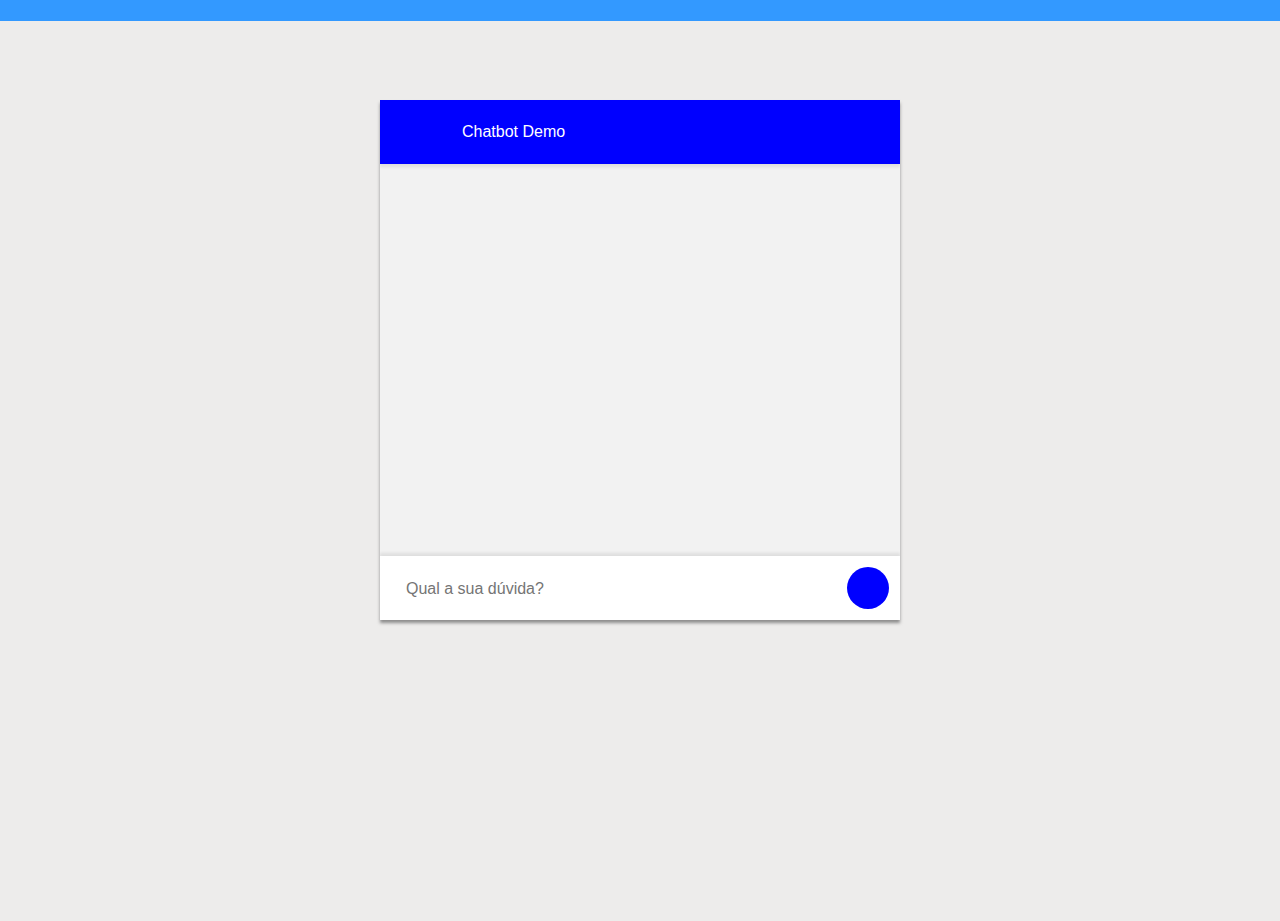
<file: public/index.html>
<!DOCTYPE html>
<html>

<head>
  <title>Conversation Chat App</title>
  <meta charset="utf-8">
  <meta http-equiv="X-UA-Compatible" content="IE=edge">
  <meta name="viewport" content="width=device-width, initial-scale=1">
  <link rel="stylesheet" href="stylesheets/normalize.css">
  <link rel="stylesheet" href="stylesheets/animate.min.css">
  <link rel="stylesheet" href="stylesheets/style.css">
  <link rel="stylesheet" href="stylesheets/chat.css">
</head>

<body>
  <h1 class="title"></h1>
  <div class="wrapper">
    <nav id="nav" class="nav">
      <div class="default-nav">
        <div class="main-nav">
          <div class="toggle"></div>
          <div class="main-nav-item"><a href="#" class="main-nav-item-link">Chatbot Demo</a></div>
          <div class="options"></div>
        </div>
      </div>
    </nav>
    <div id="inner" class="inner">
      <div id="content" class="content">

      </div>
    </div>
    <div id="bottom" class="bottom">
      <textarea id="input" placeholder="Qual a sua dúvida?" class="input" onkeydown="conversationApp.inputKeyDown(event, this)"></textarea>
      <div id="send" class="send" onclick="conversationApp.sendRequest($('#input')[0])"></div>
    </div>
  </div>

  <script src="https://code.jquery.com/jquery-3.1.0.min.js" integrity="sha256-cCueBR6CsyA4/9szpPfrX3s49M9vUU5BgtiJj06wt/s="
    crossorigin="anonymous"></script>
  <script src="js/api.js"></script>
  <script src="js/chat.js"></script>
  <script src="js/conversation.js"></script>

  <script>
      (function() {
        // Initialize all modules
        conversationApp.init();
        //PayloadPanel.init();
      })();
    </script>
</body>
</html>
</file>
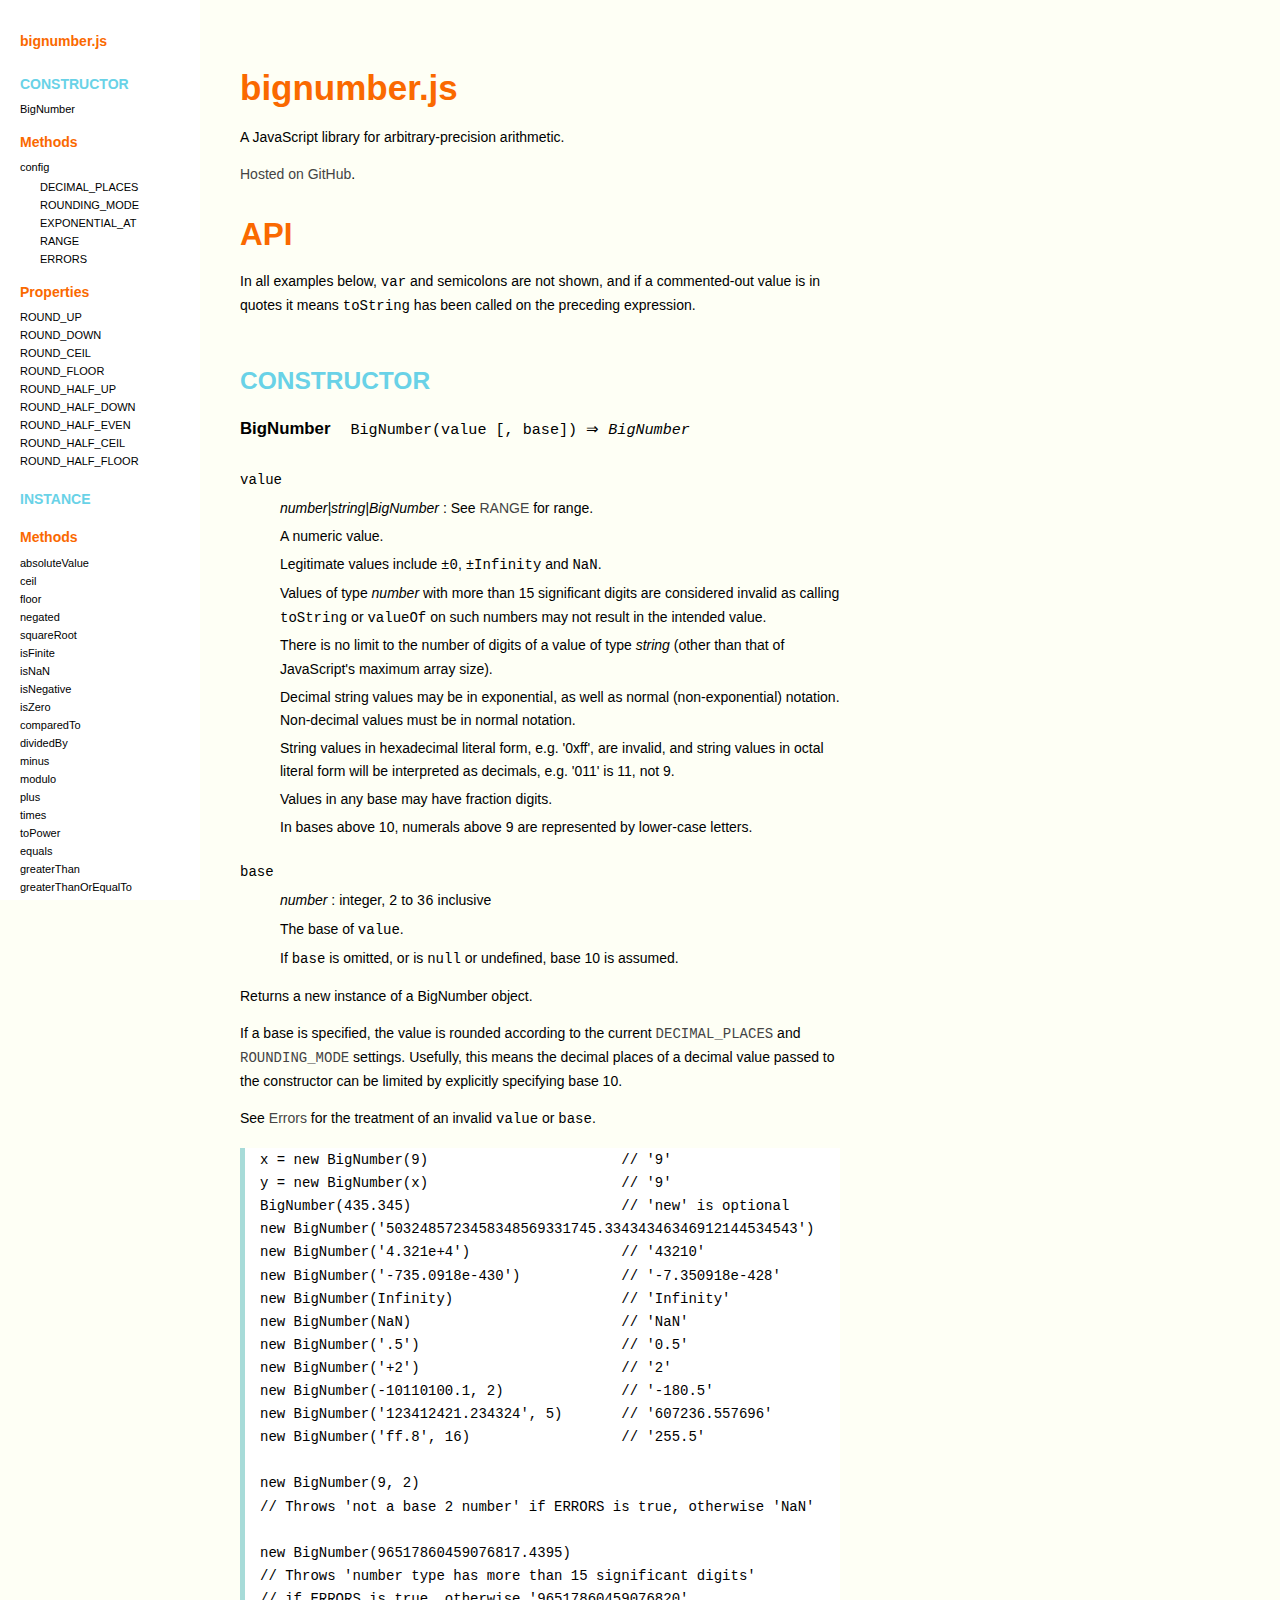
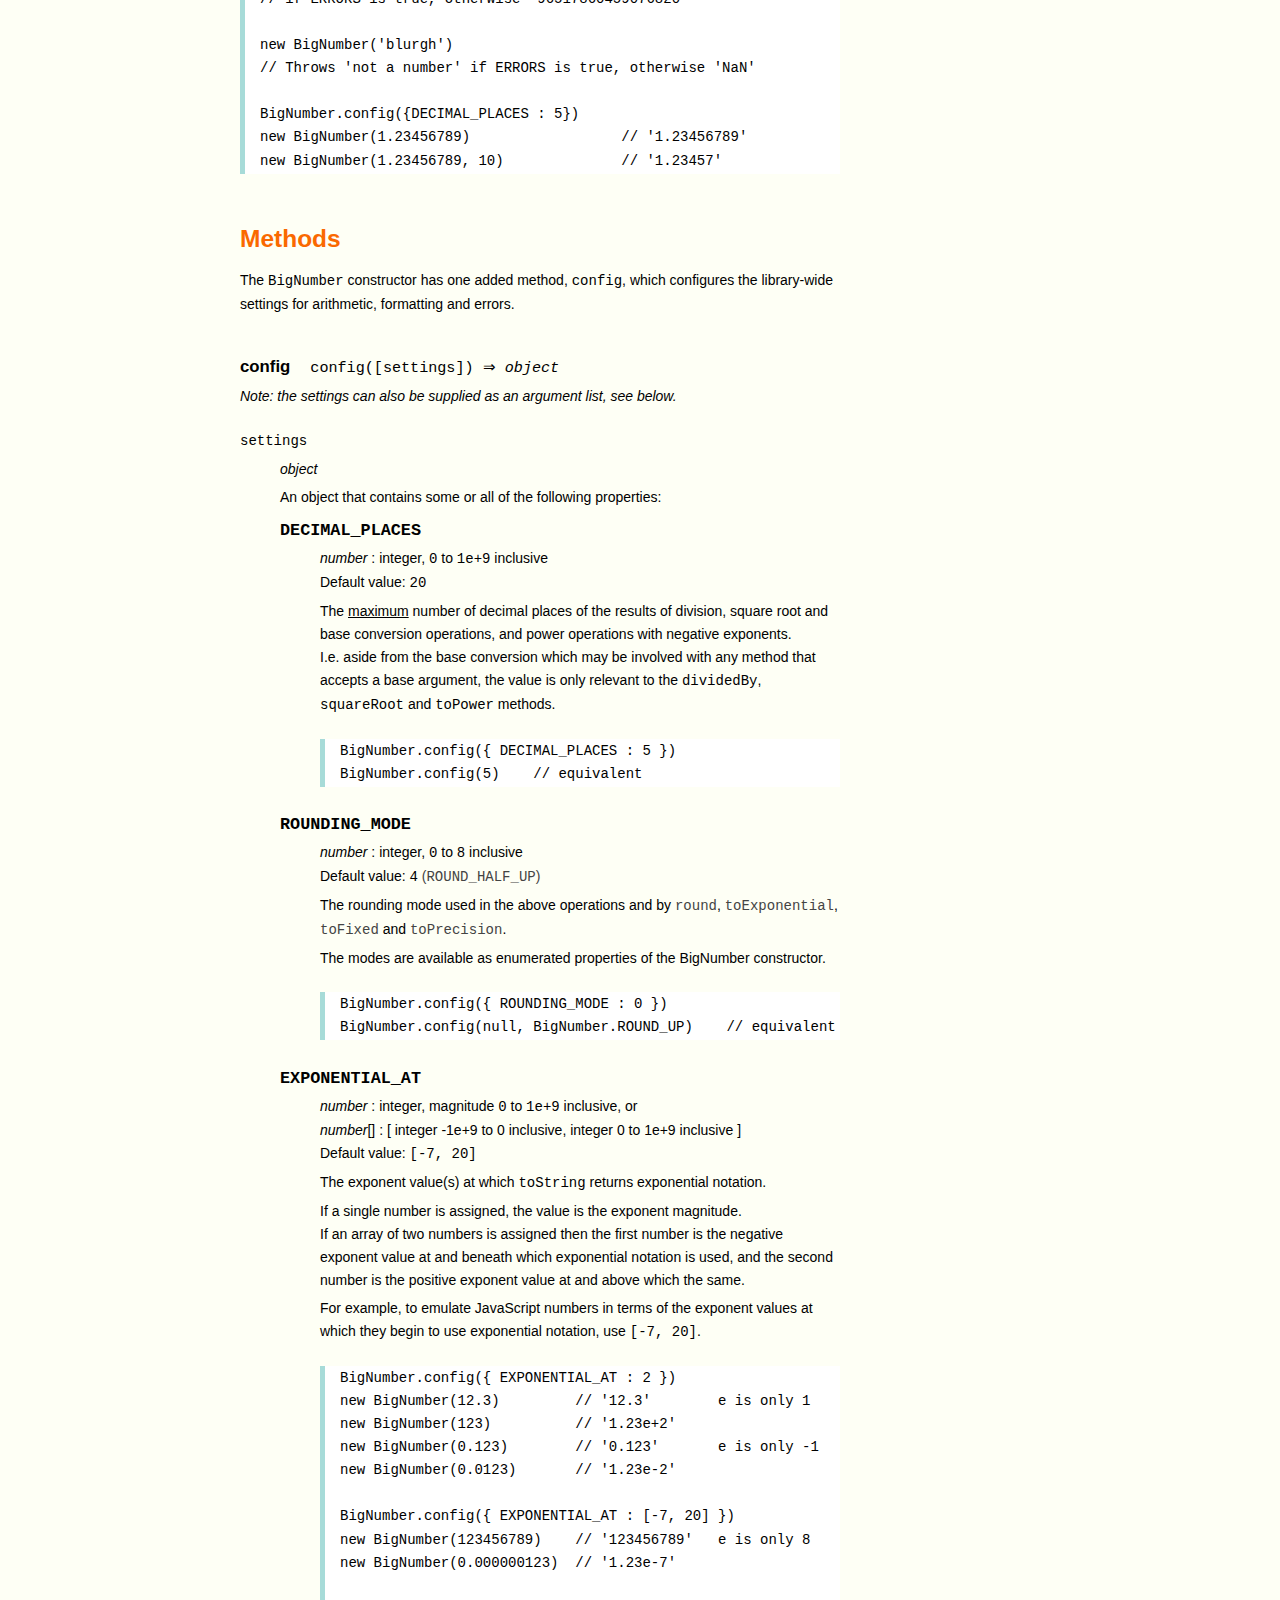
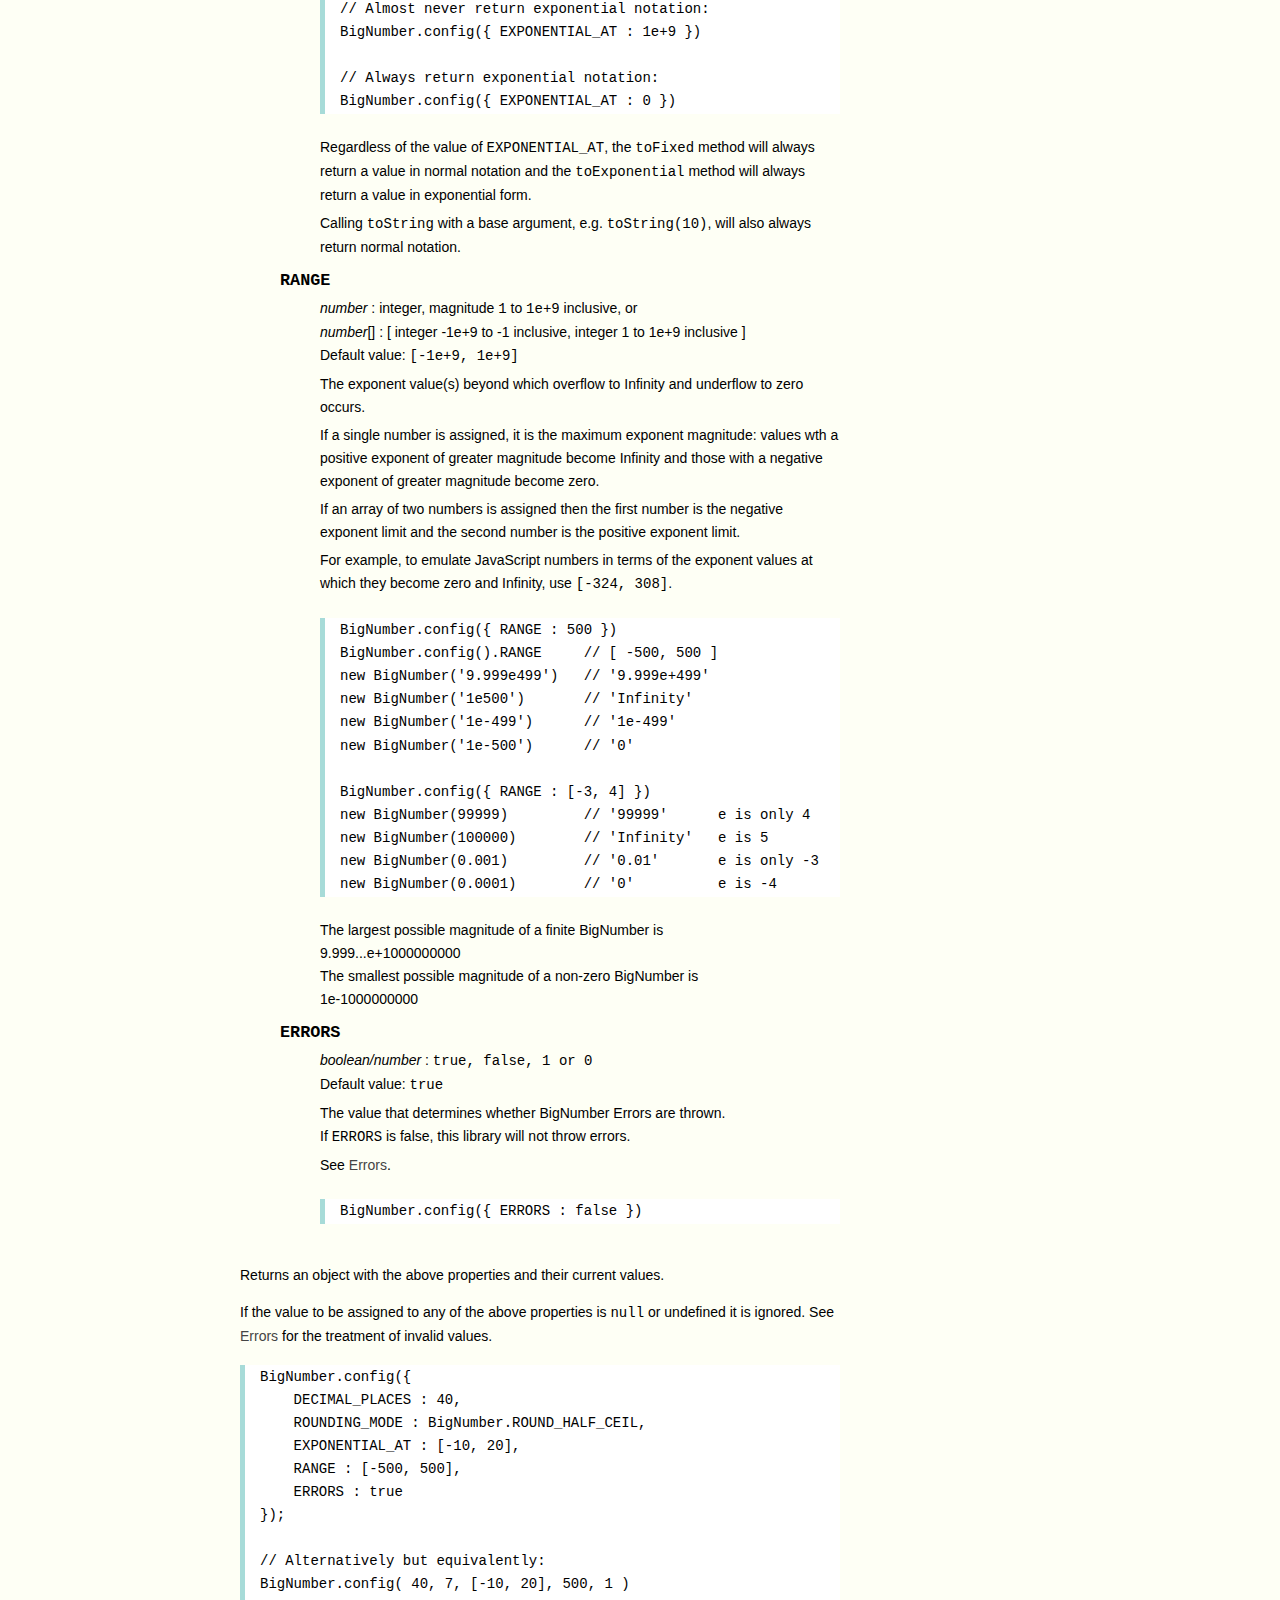
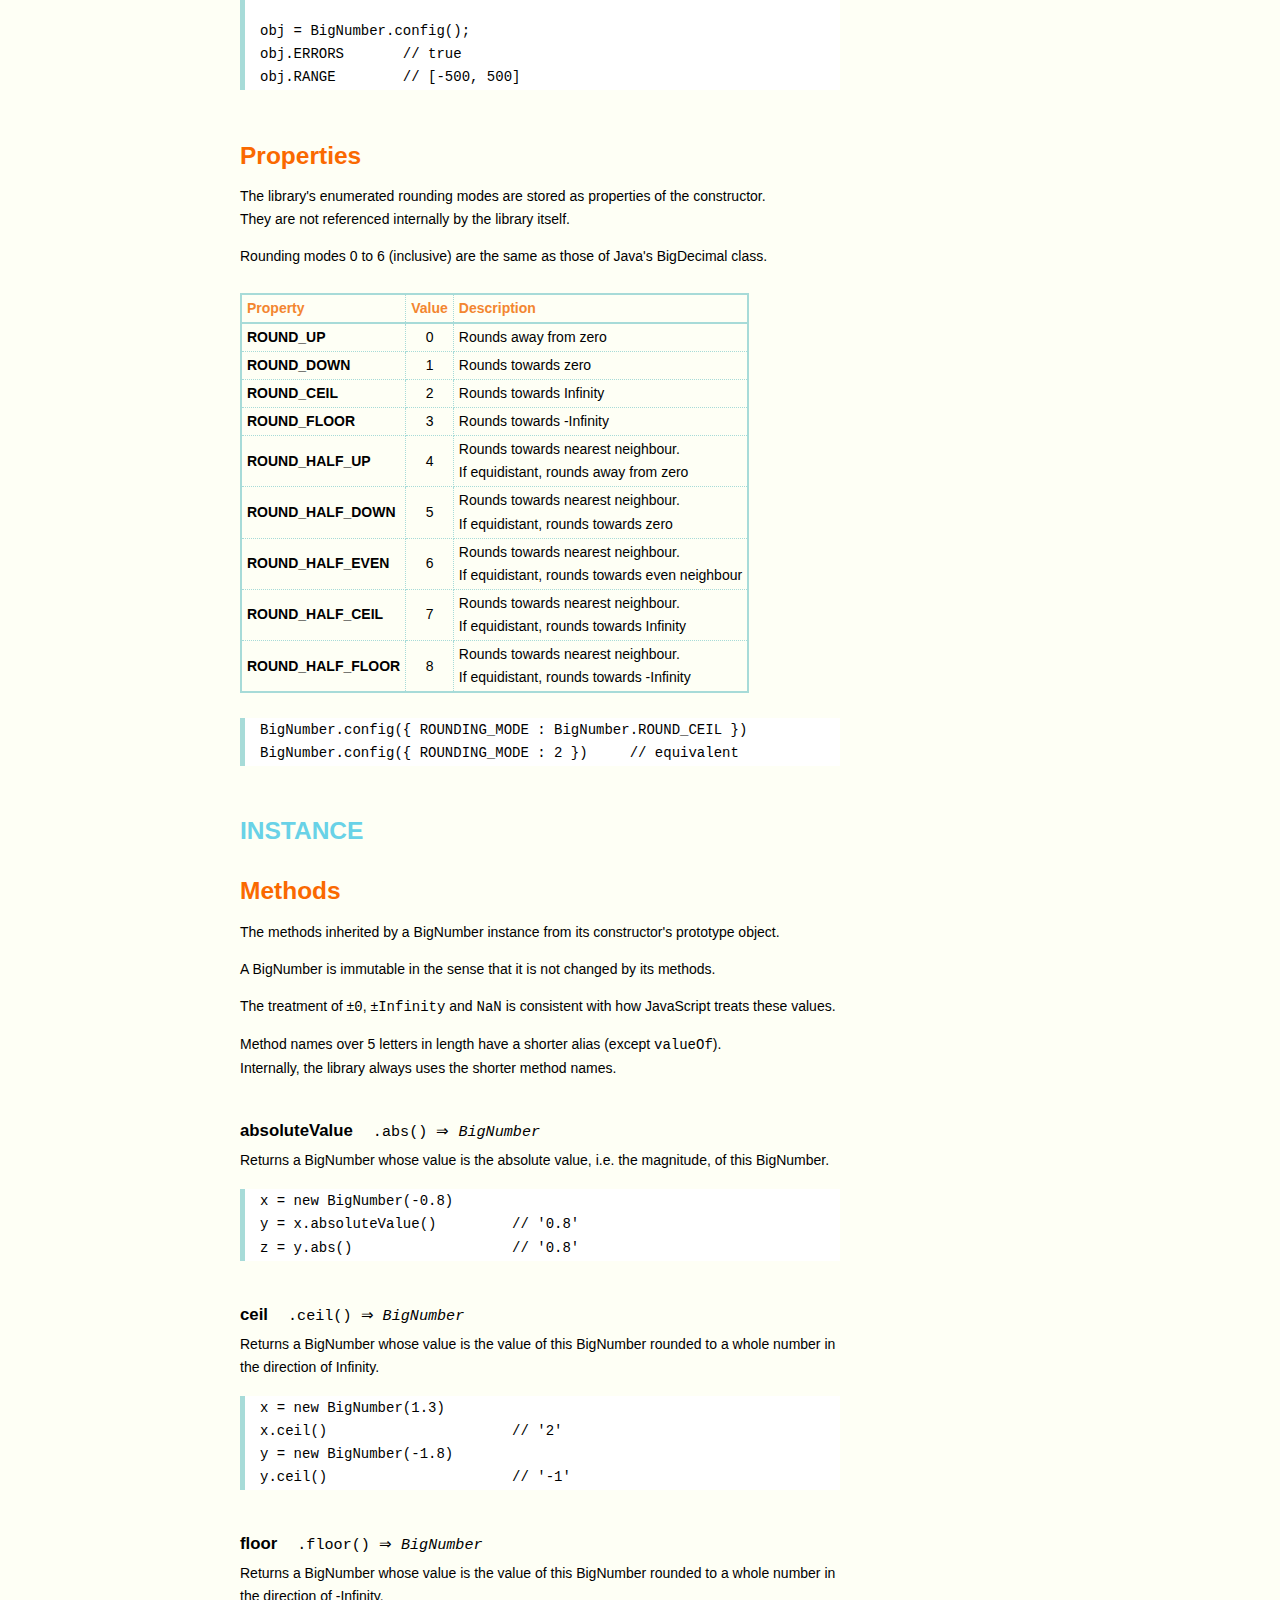
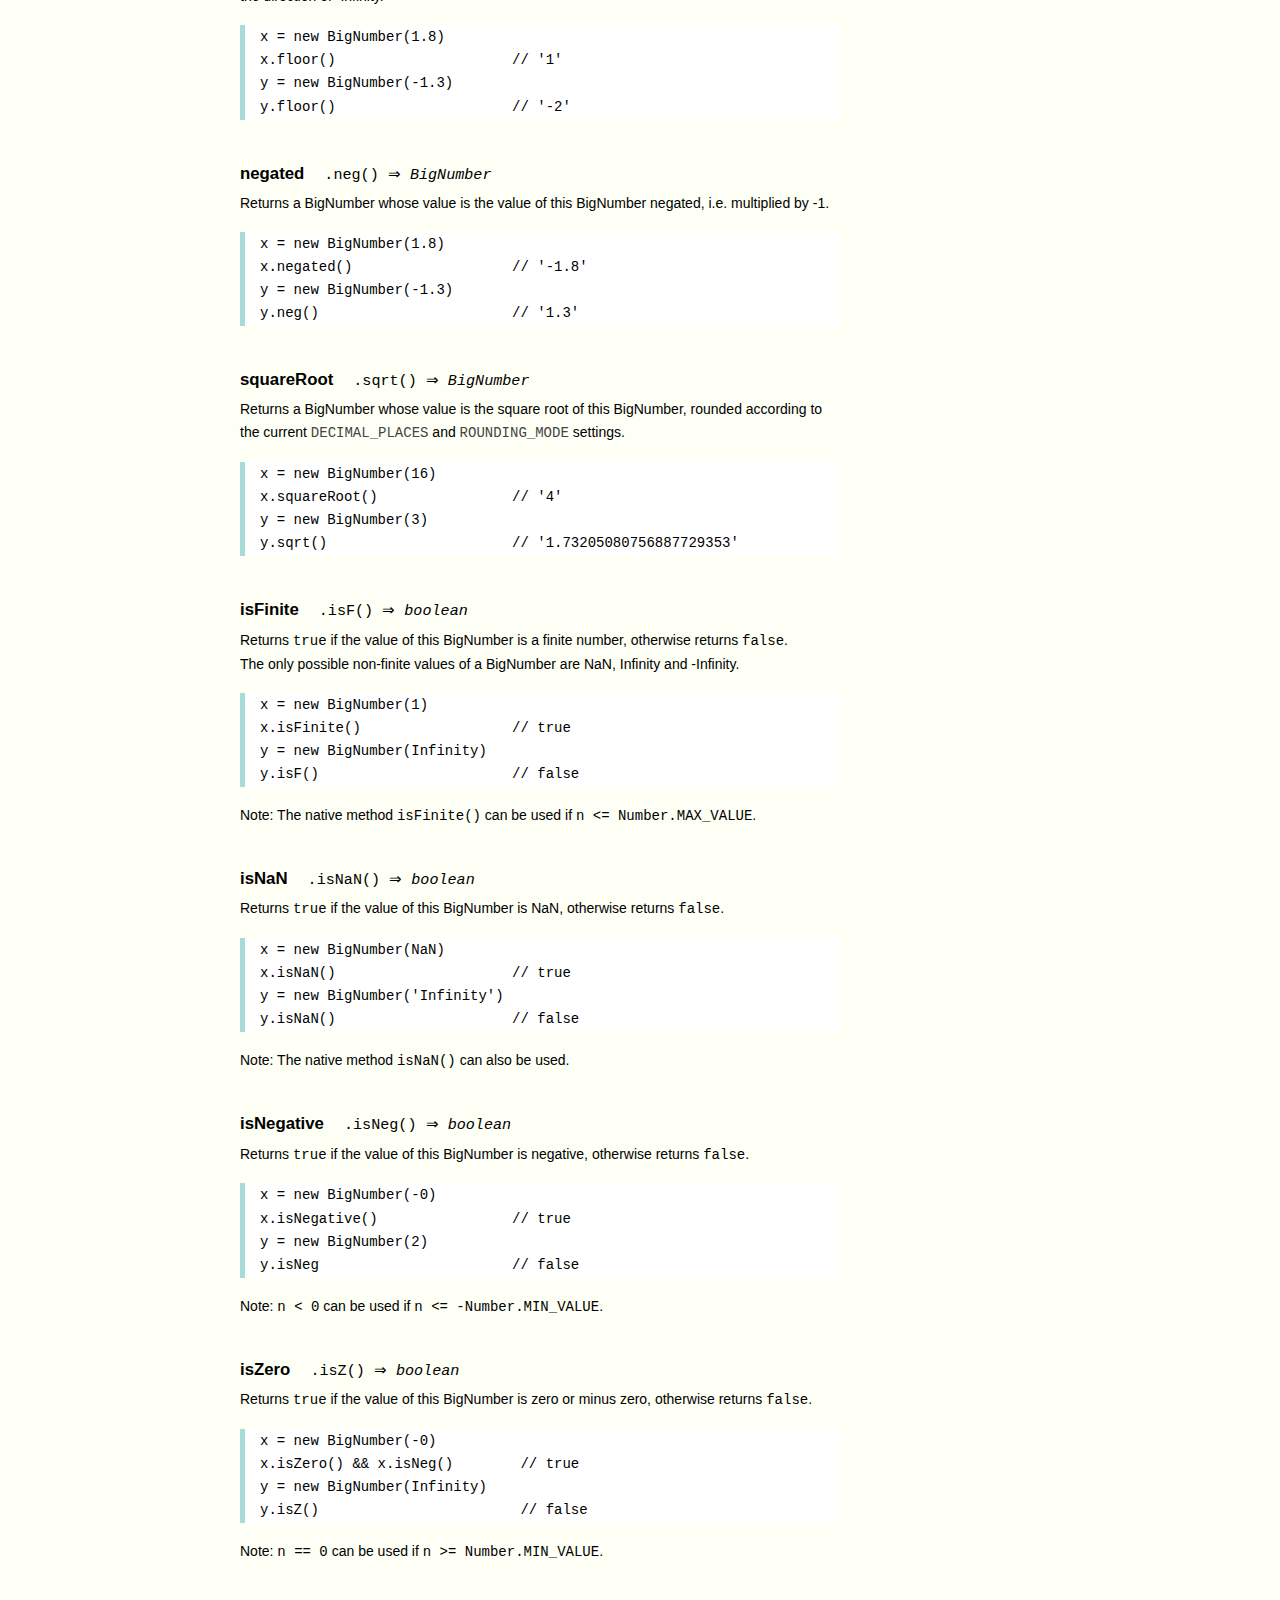
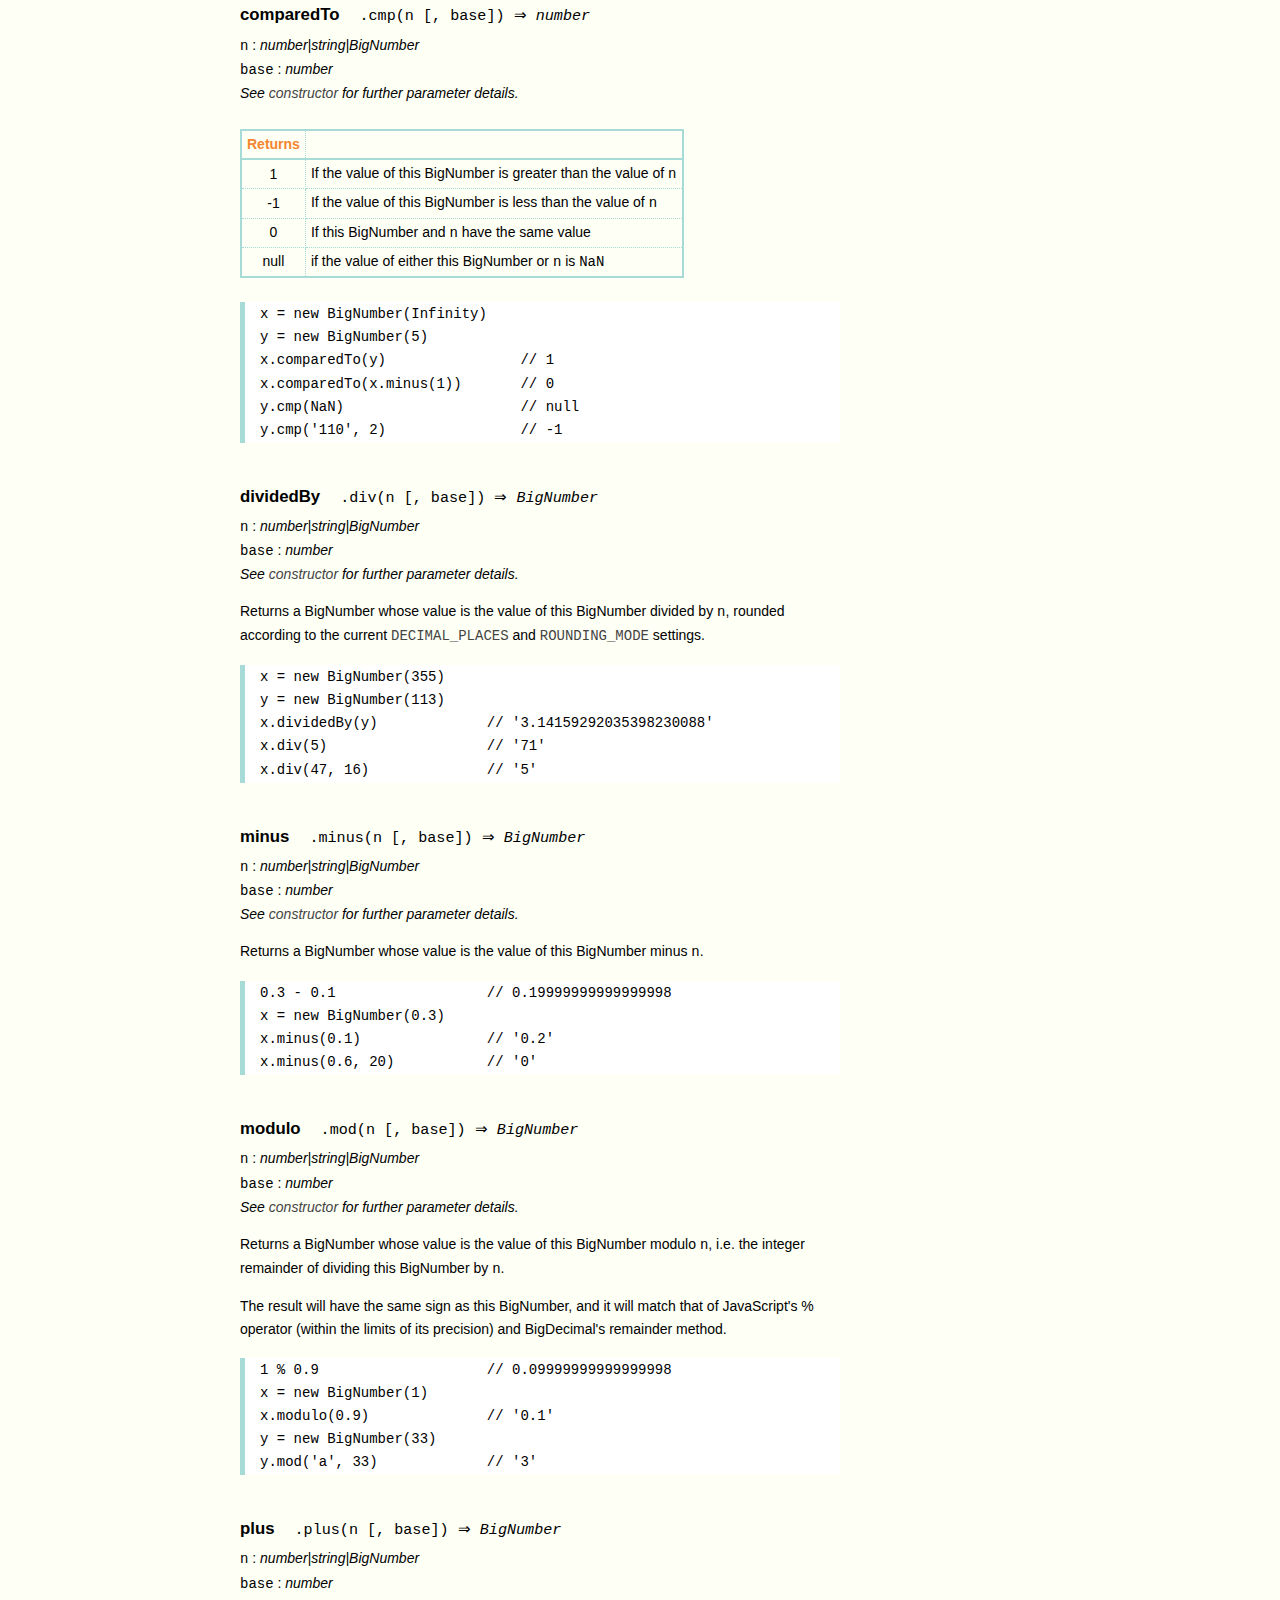
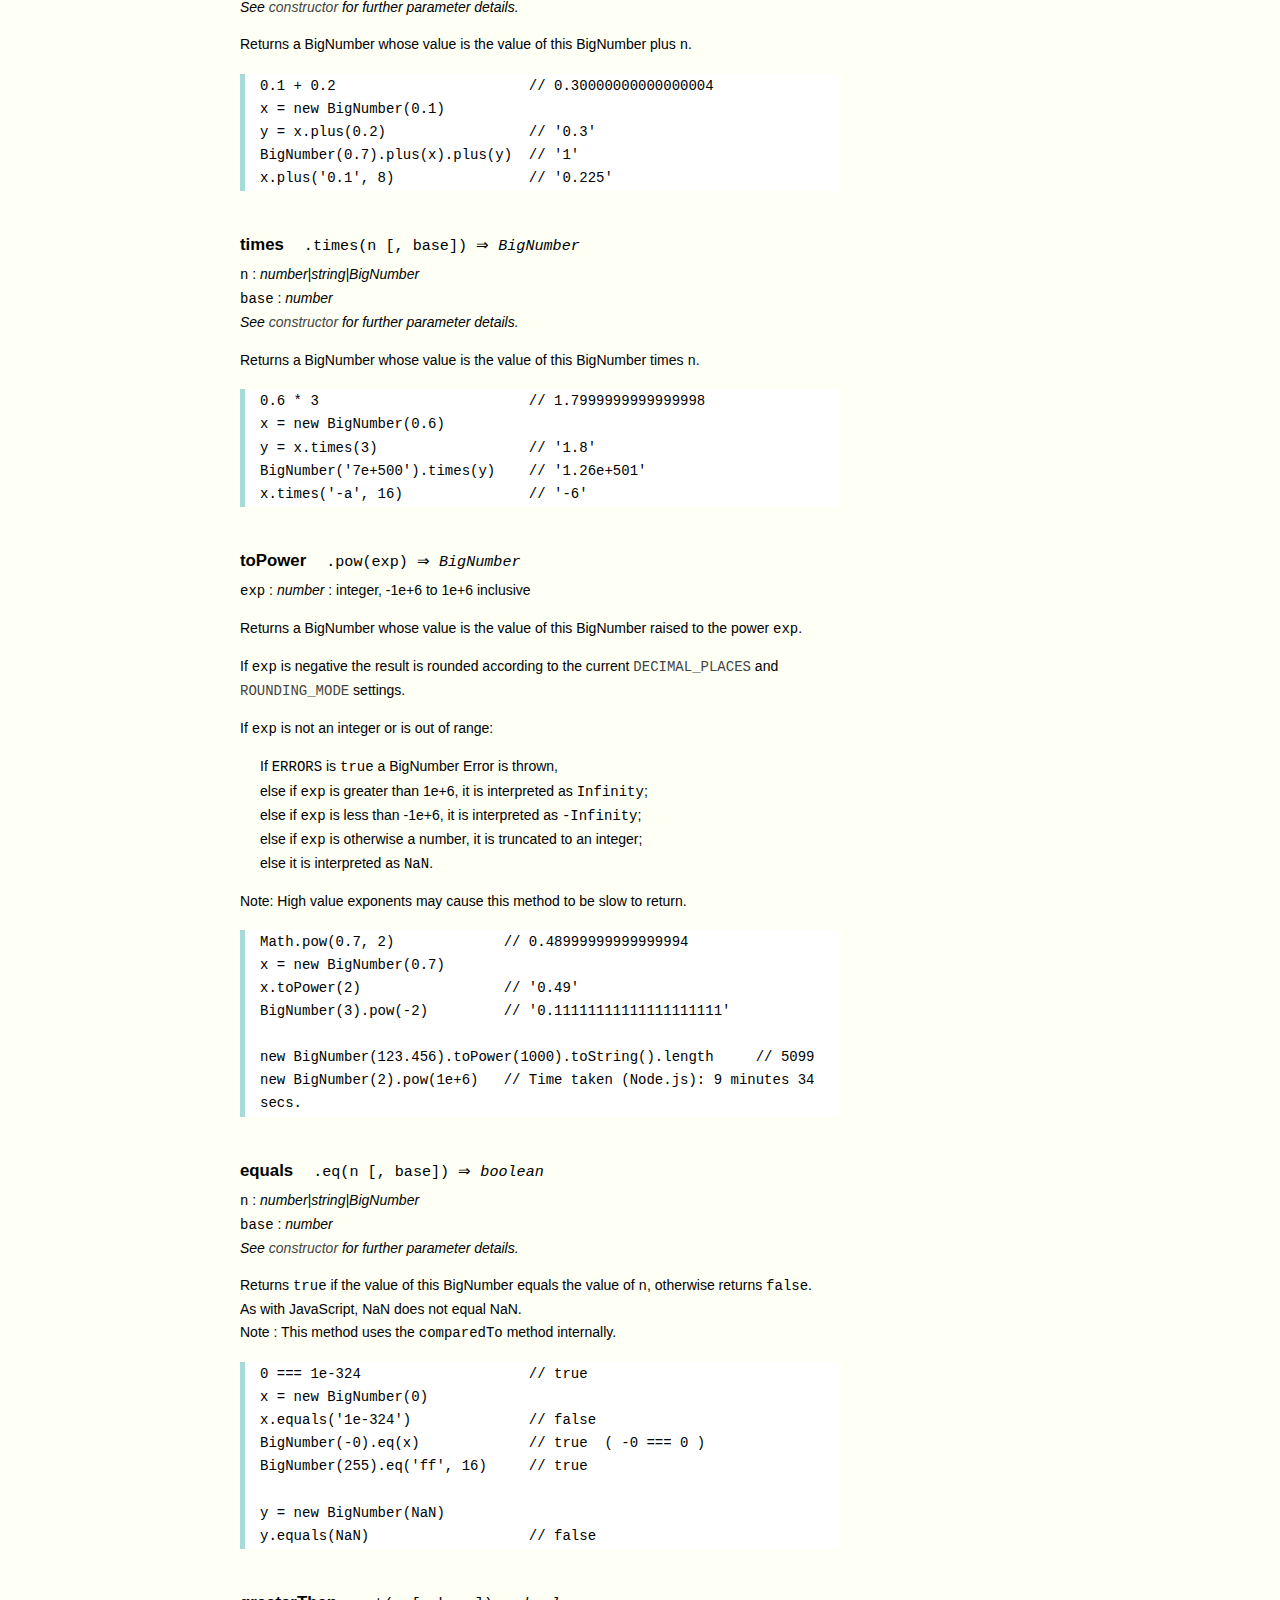
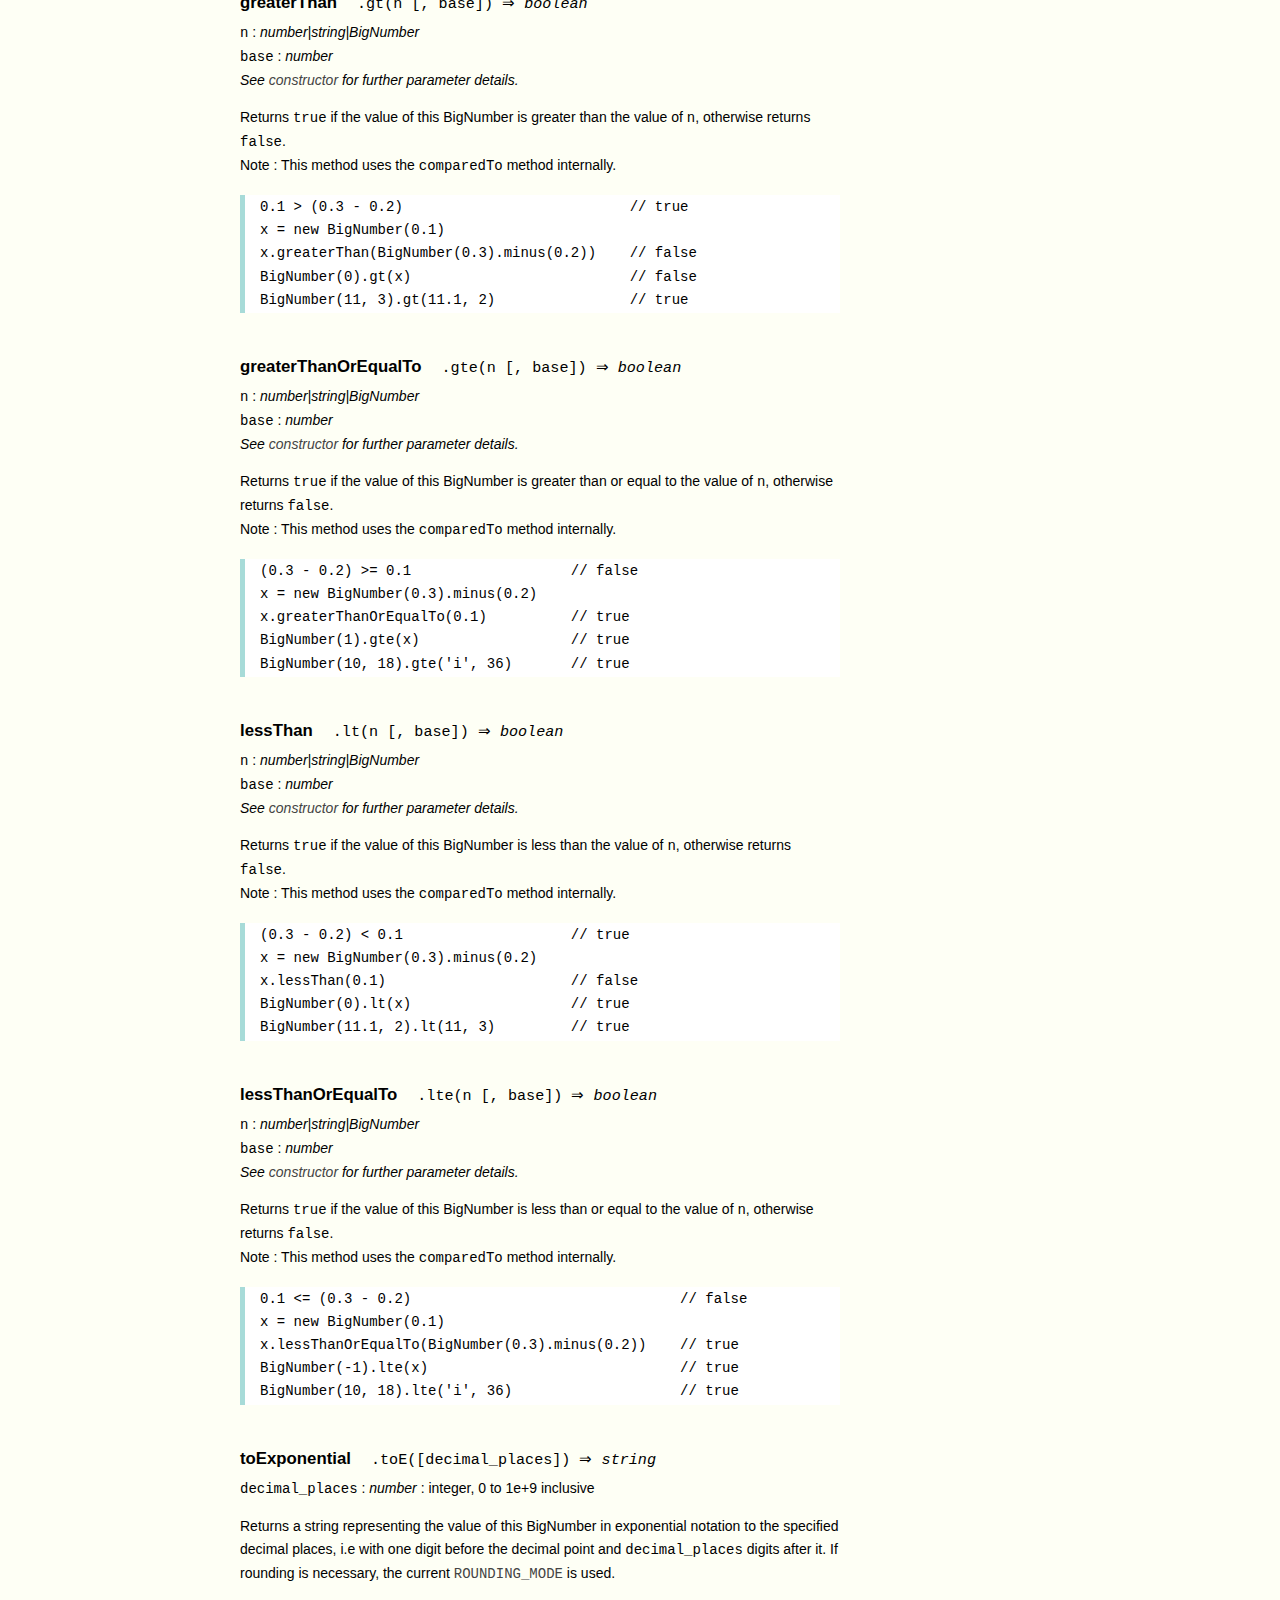
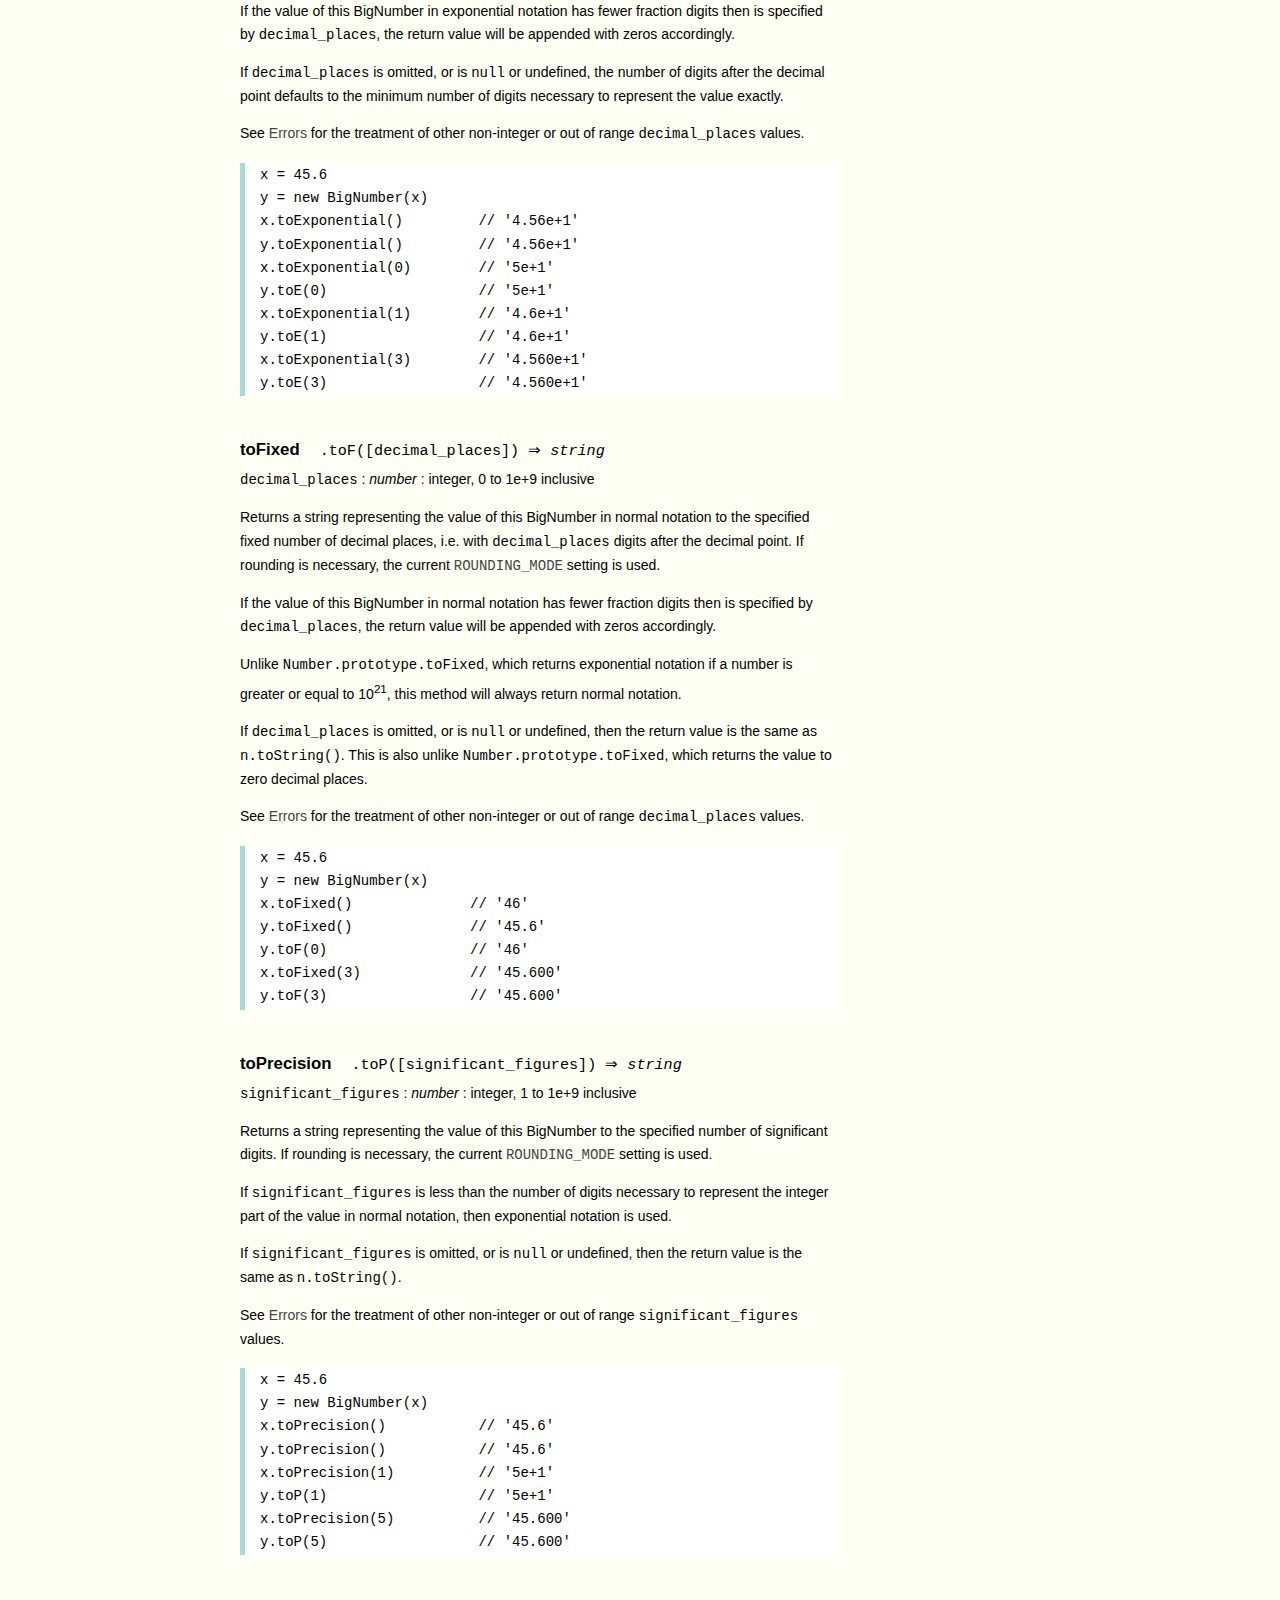
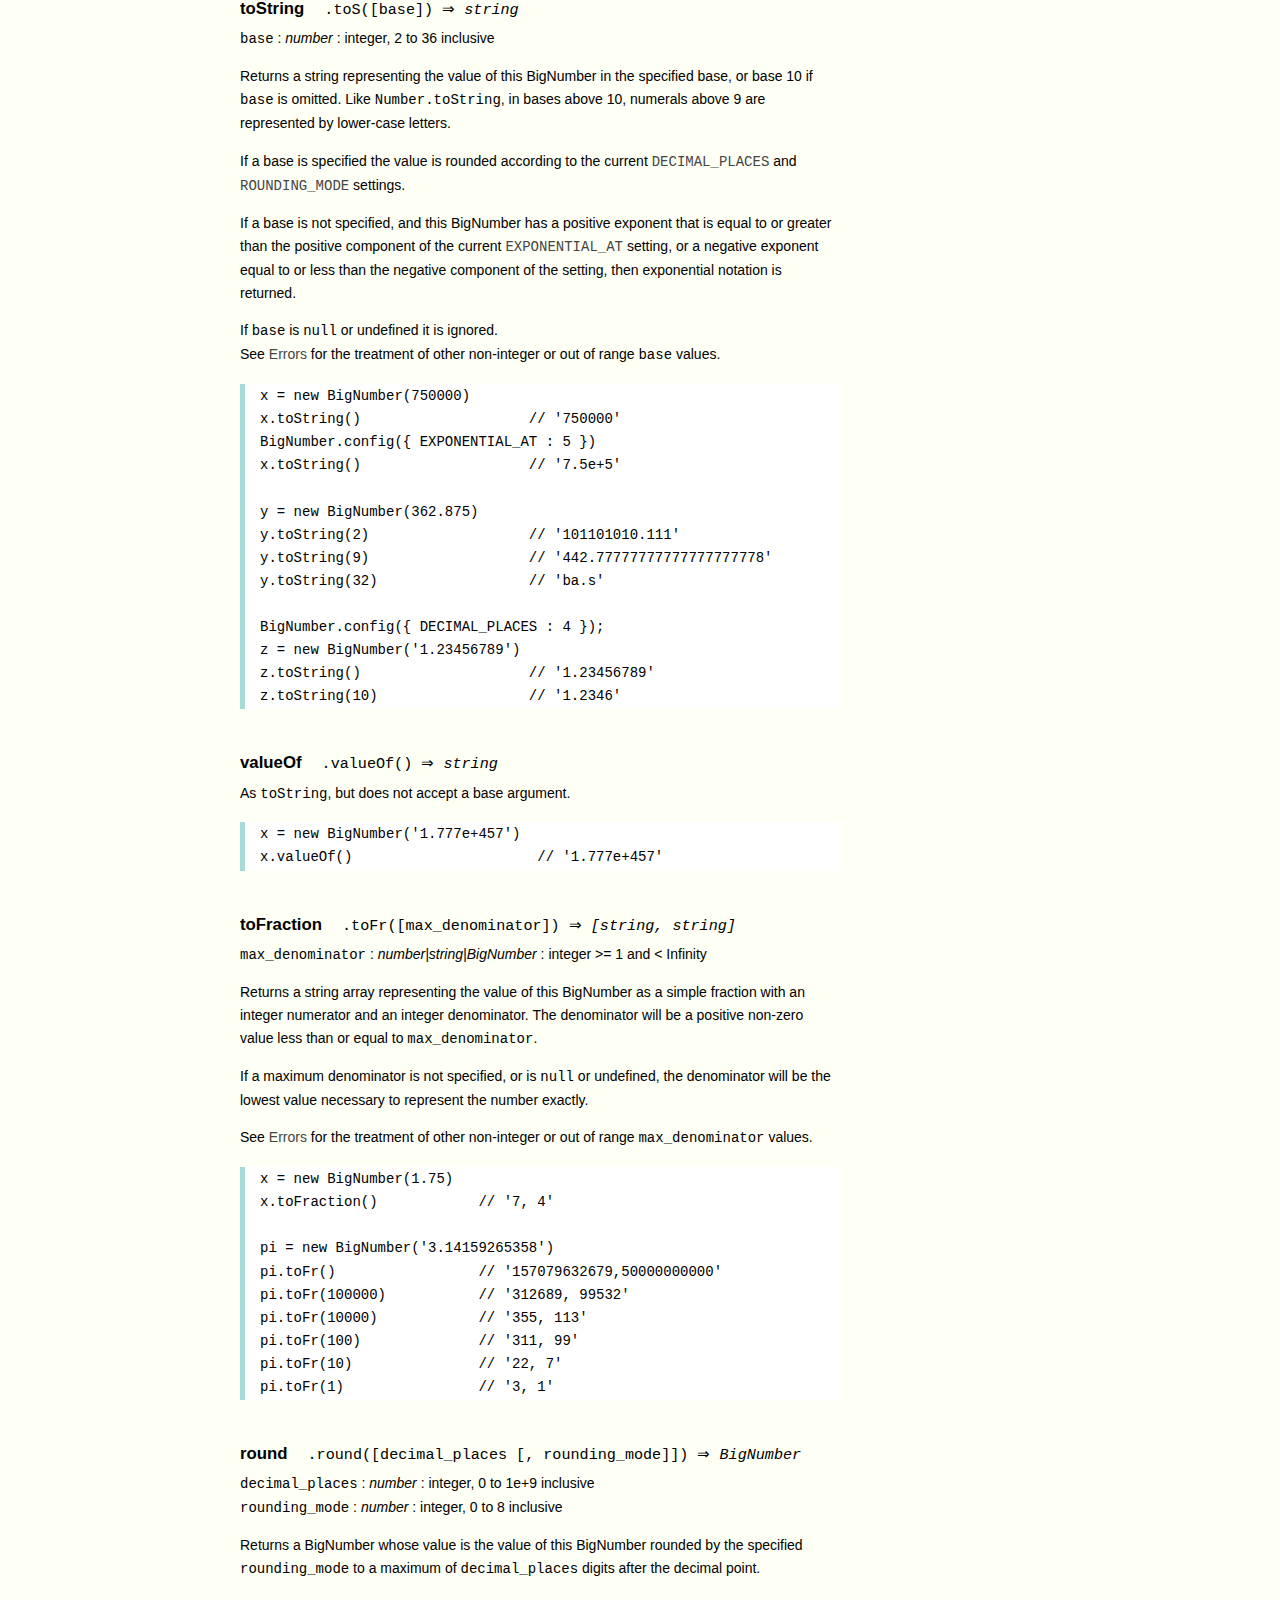
<file: node_modules/bignumber.js/doc/API.html>
<!DOCTYPE HTML>
<html>
<head>
  <meta charset="utf-8">
  <meta http-equiv="X-UA-Compatible" content="IE=edge,chrome=1">
  <meta name="Author" content="M Mclaughlin">
  <title>bignumber.js API</title>
  <style>
html{font-family:sans-serif;font-size:100%}
body{font-family:"Helvetica Neue",Helvetica,Arial,sans-serif;font-size:14px;
  line-height:1.65em;background:#fefff5;color:#000;min-height:100%;margin:0}
.nav{background:#fff;position:fixed;top:0;bottom:0;left:0;width:180px;
  overflow-y:auto;padding:15px 0 30px 20px}
div.container{width:600px;margin:50px 0 50px 240px}
p{margin:0 0 1em;width:600px}
pre,ul{margin:1em 0}
h1,h2,h3,h4,h5{margin:0;padding:1.5em 0 0}
h1,h2{padding:.75em 0}
h1{font-size:2.5em;color:#fa6900}
h2{font-size:2.25em;color:#fa6900}
h3{font-size:1.75em;color:#69d2e7}
h4{font-size:1.75em;color:#fa6900;padding-bottom:.75em}
h5{font-size:1.2em;padding-bottom:.3em}
h6{font-size:1.1em;margin:0;padding:0.5em 0}
dd dt{font-size:1.2em}
dt{padding-top:.5em}
dd{padding-top:.35em}
b{font-weight:700}
a,a:visited{color:#444;text-decoration:none}
a:active,a:hover{outline:0;color:#000}
.nav a:hover{text-decoration:underline}
.nav a,.nav b,.nav a:visited{display:block;color:#fa6900;font-weight:700;
  margin-top:15px}
.nav b{color:#69d2e7;margin-top:20px;cursor:default;width:auto}
ul{list-style-type:none;padding:0 0 0 20px}
.nav ul{line-height:14px;padding-left:0;margin:5px 0 0}
.nav ul a,.nav ul a:visited{display:inline;color:#000;font-family:Verdana,
  Geneva,sans-serif;font-size:11px;font-weight:400;margin:0}
.inset,ul.inset{margin-left:20px}
code.inset{font-size:.9em}
.nav li{cursor:pointer;width:auto;margin:0 0 3px}
span.alias{font-style:italic;margin-left:20px}
table{border-collapse:collapse;border-spacing:0;border:2px solid #a7dbd8;
  margin:1.75em 0;padding:0}
td,th{text-align:left;margin:0;padding:2px 5px;border:1px dotted #a7dbd8}
th{border-top:2px solid #a7dbd8;border-bottom:2px solid #a7dbd8;color:#f38630}
pre{background:#fff;white-space:pre-wrap;word-wrap:break-word;
  border-left:5px solid #a7dbd8;padding:1px 0 1px 15px;margin:1.2em 0}
code,pre{font-family:Monaco,Consolas,"Lucida Console",monospace;
  font-weight:400}
.end{margin-bottom:25px}
.nav-title{color:#fa6900}
.centre{text-align:center}
.error-table{font-size:13px;width:100%}
  </style>
</head>
<body>

  <div class="nav">

    <a class='nav-title' href="#">bignumber.js</a>

    <b> CONSTRUCTOR </b>
    <ul>
      <li><a href="#bignumber">BigNumber</a></li>
    </ul>

    <a href="#methods">Methods</a>
    <ul>
      <li><a href="#config">config</a></li>
      <li>
        <ul class="inset">
          <li><a href="#decimal-places">DECIMAL_PLACES</a></li>
          <li><a href="#rounding-mode" >ROUNDING_MODE</a></li>
          <li><a href="#exponential-at">EXPONENTIAL_AT</a></li>
          <li><a href="#range"         >RANGE</a></li>
          <li><a href="#errors"        >ERRORS</a></li>
        </ul>
      </li>
    </ul>

    <a href="#constructor-properties">Properties</a>
    <ul>
      <li><a href="#round-up"        >ROUND_UP</a></li>
      <li><a href="#round-down"      >ROUND_DOWN</a></li>
      <li><a href="#round-ceil"      >ROUND_CEIL</a></li>
      <li><a href="#round-floor"     >ROUND_FLOOR</a></li>
      <li><a href="#round-half-up"   >ROUND_HALF_UP</a></li>
      <li><a href="#round-half-down" >ROUND_HALF_DOWN</a></li>
      <li><a href="#round-half-even" >ROUND_HALF_EVEN</a></li>
      <li><a href="#round-half-ceil" >ROUND_HALF_CEIL</a></li>
      <li><a href="#round-half-floor">ROUND_HALF_FLOOR</a></li>
    </ul>

    <b> INSTANCE </b>

    <a href="#prototype-methods">Methods</a>
    <ul>
      <li><a href="#abs"    >absoluteValue</a></li>
      <li><a href="#ceil"   >ceil</a></li>
      <li><a href="#floor"  >floor</a></li>
      <li><a href="#neg"    >negated</a></li>
      <li><a href="#sqrt"   >squareRoot</a></li>
      <li><a href="#isF"    >isFinite</a></li>
      <li><a href="#isNaN"  >isNaN</a></li>
      <li><a href="#isNeg"  >isNegative</a></li>
      <li><a href="#isZ"    >isZero</a></li>
      <li><a href="#cmp"    >comparedTo</a></li>
      <li><a href="#div"    >dividedBy</a></li>
      <li><a href="#minus"  >minus</a></li>
      <li><a href="#mod"    >modulo</a></li>
      <li><a href="#plus"   >plus</a></li>
      <li><a href="#times"  >times</a></li>
      <li><a href="#pow"    >toPower</a></li>
      <li><a href="#eq"     >equals</a></li>
      <li><a href="#gt"     >greaterThan</a></li>
      <li><a href="#gte"    >greaterThanOrEqualTo</a></li>
      <li><a href="#lt"     >lessThan</a></li>
      <li><a href="#lte"    >lessThanOrEqualTo</a></li>
      <li><a href="#toE"    >toExponential</a></li>
      <li><a href="#toF"    >toFixed</a></li>
      <li><a href="#toP"    >toPrecision</a></li>
      <li><a href="#toS"    >toString</a></li>
      <li><a href="#valueOf">valueOf</a></li>
      <li><a href="#toFr"   >toFraction</a></li>
      <li><a href="#round"  >round</a></li>
    </ul>

    <a href="#instance-properties">Properties</a>
    <ul>
      <li><a href="#coefficient">c : coefficient</a></li>
      <li><a href="#exponent"   >e : exponent</a></li>
      <li><a href="#sign"       >s : sign</a></li>
    </ul>

    <a href="#zero-nan-infinity">Zero, NaN &amp; Infinity</a>

    <a href="#Errors">Errors</a>
    
    <a class='end' href="#faq">FAQ</a>

  </div>

  <div class="container">

    <h1>bignumber.js</h1>

    <p>A JavaScript library for arbitrary-precision arithmetic.</p>

    <p>
      <a href="https://github.com/MikeMcl/bignumber.js">Hosted on GitHub</a>.
    </p>


    <h2>API</h2>

    <p>
      In all examples below, <code>var</code> and semicolons are not shown, and
      if a commented-out value is in quotes it means <code>toString</code> has
      been called on the preceding expression.
    </p>



    <h3>CONSTRUCTOR</h3>

    <h5 id="bignumber">
      BigNumber<code class='inset'>BigNumber(value [, base]) &rArr;
      <i>BigNumber</i>
      </code>
    </h5>
    <dl>
      <dt><code>value</code></dt>
      <dd>
        <i>number|string|BigNumber</i> : See <a href='#range'>RANGE</a> for
        range.
      </dd>
      <dd>
        A numeric value.
      </dd>
      <dd>
        Legitimate values include <code>&plusmn;0</code>,
        <code>&plusmn;Infinity</code> and <code>NaN</code>.
      </dd>
      <dd>
        Values of type <em>number</em> with more than 15 significant digits are
        considered invalid as calling <code>toString</code> or
        <code>valueOf</code> on such numbers may not result in the intended
        value.
      </dd>
      <dd>
        There is no limit to the number of digits of a value of type
        <em>string</em> (other than that of JavaScript's maximum array size).
      </dd>
      <dd>
        Decimal string values may be in exponential, as well as normal
        (non-exponential) notation. Non-decimal values must be in normal
        notation.
      </dd>
      <dd>
        String values in hexadecimal literal form, e.g. '0xff', are invalid, and
        string values in octal literal form will be interpreted as decimals,
        e.g. '011' is 11, not 9.
      </dd>
      <dd>Values in any base may have fraction digits.</dd>
      <dd>
        In bases above 10, numerals above 9 are represented by lower-case
        letters.
      </dd>
    </dl>
    <dl>
      <dt><code>base</code></dt>
      <dd>
        <i>number</i> : integer, <code>2</code> to <code>36</code> inclusive
      </dd>
      <dd>The base of <code>value</code>.</dd>
      <dd>If <code>base</code> is omitted, or is <code>null</code> or undefined,
      base 10 is assumed.</dd>
    </dl>
    <p>Returns a new instance of a BigNumber object.</p>
    <p>
      If a base is specified, the value is rounded according to
      the current <a href='#decimal-places'><code>DECIMAL_PLACES</code></a> and
      <a href='#rounding-mode'><code>ROUNDING_MODE</code></a> settings.
      Usefully, this means the decimal places of a decimal value
      passed to the constructor can be limited by explicitly specifying base 10.
    </p>
    <p>
      See <a href='#Errors'>Errors</a> for the treatment of an invalid
      <code>value</code> or <code>base</code>.
    </p>
    <pre>
x = new BigNumber(9)                       // '9'
y = new BigNumber(x)                       // '9'
BigNumber(435.345)                         // 'new' is optional
new BigNumber('5032485723458348569331745.33434346346912144534543')
new BigNumber('4.321e+4')                  // '43210'
new BigNumber('-735.0918e-430')            // '-7.350918e-428'
new BigNumber(Infinity)                    // 'Infinity'
new BigNumber(NaN)                         // 'NaN'
new BigNumber('.5')                        // '0.5'
new BigNumber('+2')                        // '2'
new BigNumber(-10110100.1, 2)              // '-180.5'
new BigNumber('123412421.234324', 5)       // '607236.557696'
new BigNumber('ff.8', 16)                  // '255.5'

new BigNumber(9, 2)
// Throws 'not a base 2 number' if ERRORS is true, otherwise 'NaN'

new BigNumber(96517860459076817.4395)
// Throws 'number type has more than 15 significant digits'
// if ERRORS is true, otherwise '96517860459076820'

new BigNumber('blurgh')
// Throws 'not a number' if ERRORS is true, otherwise 'NaN'

BigNumber.config({DECIMAL_PLACES : 5})
new BigNumber(1.23456789)                  // '1.23456789'
new BigNumber(1.23456789, 10)              // '1.23457'</pre>


    <h4 id="methods">Methods</h4>
    <p>
      The <code>BigNumber</code> constructor has one added method,
      <code>config</code>, which configures the library-wide settings for
      arithmetic, formatting and errors.
    </p>

    <h5 id="config">
      config<code class='inset'>config([settings]) &rArr; <i>object</i></code>
    </h5>
    <i>
      Note: the settings can also be supplied as an argument list,
      see below.
    </i>
    <dl>
      <dt><code>settings</code></dt>
      <dd><i>object</i></dd>

      <dd>
        An object that contains some or all of the following properties:
        <dl>



          <dt id="decimal-places"><code><b>DECIMAL_PLACES</b></code></dt>
          <dd>
            <i>number</i> : integer, <code>0</code> to <code>1e+9</code>
            inclusive<br />
            Default value: <code>20</code>
          </dd>
          <dd>
            The <u>maximum</u> number of decimal places of the results of
            division, square root and base conversion operations, and power
            operations with negative exponents.<br />
            I.e. aside from the base conversion which may be involved with any
            method that accepts a base argument, the value is only relevant to
            the <code>dividedBy</code>, <code>squareRoot</code> and
            <code>toPower</code> methods.
          </dd>
          <dd>
            <pre>BigNumber.config({ DECIMAL_PLACES : 5 })
BigNumber.config(5)    // equivalent</pre>
          </dd>



          <dt id="rounding-mode"><code><b>ROUNDING_MODE</b></code></dt>
          <dd>
            <i>number</i> : integer, <code>0</code> to <code>8</code>
            inclusive<br />
            Default value: <code>4</code>
            <a href="#h-up">(<code>ROUND_HALF_UP</code>)</a>
          </dd>
          <dd>
            The rounding mode used in the above operations and by
            <a href='#round'><code>round</code></a>,
            <a href='#toE'><code>toExponential</code></a>,
            <a href='#toF'><code>toFixed</code></a> and
            <a href='#toP'><code>toPrecision</code></a>.
          </dd>
          <dd>
             The modes are available as enumerated properties of the BigNumber
             constructor.
          </dd>
           <dd>
            <pre>BigNumber.config({ ROUNDING_MODE : 0 })
BigNumber.config(null, BigNumber.ROUND_UP)    // equivalent</pre>
          </dd>



          <dt id="exponential-at"><code><b>EXPONENTIAL_AT</b></code></dt>
          <dd>
            <i>number</i> : integer, magnitude <code>0</code> to 
            <code>1e+9</code> inclusive, or<br />
            <i>number</i>[] : [ integer -1e+9 to 0 inclusive, integer 0 to 1e+9
            inclusive ]<br />
            Default value: <code>[-7, 20]</code>
          </dd>
          <dd>
            The exponent value(s) at which <code>toString</code> returns
            exponential notation.
          </dd>
          <dd>
            If a single number is assigned, the value is the exponent magnitude.
            <br />
            If an array of two numbers is assigned then the first number is the
            negative exponent value at and beneath which exponential notation is
            used, and the second number is the positive exponent value at and
            above which the same.
          </dd>
          <dd>
            For example, to emulate JavaScript numbers in terms of the exponent
            values at which they begin to use exponential notation, use
            <code>[-7, 20]</code>.
          </dd>
          <dd>
            <pre>BigNumber.config({ EXPONENTIAL_AT : 2 })
new BigNumber(12.3)         // '12.3'        e is only 1
new BigNumber(123)          // '1.23e+2'
new BigNumber(0.123)        // '0.123'       e is only -1
new BigNumber(0.0123)       // '1.23e-2'

BigNumber.config({ EXPONENTIAL_AT : [-7, 20] })
new BigNumber(123456789)    // '123456789'   e is only 8
new BigNumber(0.000000123)  // '1.23e-7'

// Almost never return exponential notation:
BigNumber.config({ EXPONENTIAL_AT : 1e+9 })

// Always return exponential notation:
BigNumber.config({ EXPONENTIAL_AT : 0 })</pre>
          </dd>
          <dd>
            Regardless of the value of <code>EXPONENTIAL_AT</code>, the
            <code>toFixed</code> method will always return a value in
            normal notation and the <code>toExponential</code> method will
            always return a value in exponential form.
          </dd>
          <dd>
            Calling <code>toString</code> with a base argument, e.g.
            <code>toString(10)</code>, will also always return normal notation.
          </dd>



          <dt id="range"><code><b>RANGE</b></code></dt>
          <dd>
            <i>number</i> : integer, magnitude <code>1</code> to 
            <code>1e+9</code> inclusive, or<br />
            <i>number</i>[] : [ integer -1e+9 to -1 inclusive, integer 1 to 1e+9
            inclusive ]<br />
            Default value: <code>[-1e+9, 1e+9]</code>
          </dd>
          <dd>
            The exponent value(s) beyond which overflow to Infinity and
            underflow to zero occurs.
          </dd>
          <dd>
            If a single number is assigned, it is the maximum exponent
            magnitude: values wth a positive exponent of greater magnitude
            become Infinity and those with a negative exponent of
            greater magnitude become zero.
          <dd>
            If an array of two numbers is assigned then the first number is the
            negative exponent limit and the second number is the positive
            exponent limit.
          </dd>
          <dd>
            For example, to emulate JavaScript numbers in terms of the exponent
            values at which they become zero and Infinity, use
            <code>[-324, 308]</code>.
          </dd>
          <dd>
            <pre>BigNumber.config({ RANGE : 500 })
BigNumber.config().RANGE     // [ -500, 500 ]
new BigNumber('9.999e499')   // '9.999e+499'
new BigNumber('1e500')       // 'Infinity'
new BigNumber('1e-499')      // '1e-499'
new BigNumber('1e-500')      // '0'

BigNumber.config({ RANGE : [-3, 4] })
new BigNumber(99999)         // '99999'      e is only 4
new BigNumber(100000)        // 'Infinity'   e is 5
new BigNumber(0.001)         // '0.01'       e is only -3
new BigNumber(0.0001)        // '0'          e is -4</pre>
          </dd>
          <dd>
            The largest possible magnitude of a finite BigNumber is<br />
            9.999...e+1000000000<br />
            The smallest possible magnitude of a non-zero BigNumber is<br />
            1e-1000000000
          </dd>



          <dt id="errors"><code><b>ERRORS</b></code></dt>
          <dd>
            <i>boolean/number</i> : <code>true, false, 1 or 0</code><br />
            Default value: <code>true</code>
          </dd>
          <dd>
            The value that determines whether BigNumber Errors are thrown.<br />
            If <code>ERRORS</code> is false, this library will not throw errors.
          </dd>
          <dd>
            See <a href='#Errors'>Errors</a>.
          </dd>
           <dd>
            <pre>BigNumber.config({ ERRORS : false })</pre>
          </dd>
        </dl>
      </dd>
    </dl>
    <p>
      <br />Returns an object with the above properties and their current
      values.
    </p>
    <p>
      If the value to be assigned to any of the above properties is
      <code>null</code> or undefined it is ignored. See
      <a href='#Errors'>Errors</a> for the treatment of invalid values.
    </p>
    <pre>
BigNumber.config({
    DECIMAL_PLACES : 40,
    ROUNDING_MODE : BigNumber.ROUND_HALF_CEIL,
    EXPONENTIAL_AT : [-10, 20],
    RANGE : [-500, 500],
    ERRORS : true
});

// Alternatively but equivalently:
BigNumber.config( 40, 7, [-10, 20], 500, 1 )

obj = BigNumber.config();
obj.ERRORS       // true
obj.RANGE        // [-500, 500]</pre>



    <h4 id="constructor-properties">Properties</h4>
    <p>
      The library's enumerated rounding modes are stored as properties of the
      constructor.<br />
      They are not referenced internally by the library itself.
    </p>
    <p>
      Rounding modes 0 to 6 (inclusive) are the same as those of Java's
      BigDecimal class.
    </p>
    <table>
      <tr>
      	<th>Property</th>
      	<th>Value</th>
      	<th>Description</th>
      </tr>
      <tr>
      	<td id="round-up"><b>ROUND_UP</b></td>
      	<td class='centre'>0</td>
      	<td>Rounds away from zero</td>
      </tr>
      <tr>
      	<td id="round-down"><b>ROUND_DOWN</b></td>
      	<td class='centre'>1</td>
      	<td>Rounds towards zero</td>
      </tr>
      <tr>
      	<td id="round-ceil"><b>ROUND_CEIL</b></td>
      	<td class='centre'>2</td>
      	<td>Rounds towards Infinity</td>
      </tr>
      <tr>
      	<td id="round-floor"><b>ROUND_FLOOR</b></td>
      	<td class='centre'>3</td>
      	<td>Rounds towards -Infinity</td>
      </tr>
      <tr>
      	<td id="round-half-up"><b>ROUND_HALF_UP</b></td>
      	<td class='centre'>4</td>
      	<td>
          Rounds towards nearest neighbour.<br />
          If equidistant, rounds away from zero
        </td>
      </tr>
      <tr>
      	<td id="round-half-down"><b>ROUND_HALF_DOWN</b></td>
      	<td class='centre'>5</td>
      	<td>
          Rounds towards nearest neighbour.<br />
          If equidistant, rounds towards zero
        </td>
      </tr>
      <tr>
      	<td id="round-half-even"><b>ROUND_HALF_EVEN</b></td>
      	<td class='centre'>6</td>
      	<td>
          Rounds towards nearest neighbour.<br />
          If equidistant, rounds towards even neighbour
        </td>
      </tr>
      <tr>
      	<td id="round-half-ceil"><b>ROUND_HALF_CEIL</b></td>
      	<td class='centre'>7</td>
      	<td>
          Rounds towards nearest neighbour.<br />
          If equidistant, rounds towards Infinity
        </td>
      </tr>
      <tr>
      	<td id="round-half-floor"><b>ROUND_HALF_FLOOR</b></td>
      	<td class='centre'>8</td>
      	<td>
          Rounds towards nearest neighbour.<br />
          If equidistant, rounds towards -Infinity
        </td>
      </tr>
    </table>
    <pre>
BigNumber.config({ ROUNDING_MODE : BigNumber.ROUND_CEIL })
BigNumber.config({ ROUNDING_MODE : 2 })     // equivalent</pre>


    <h3>INSTANCE</h3>

    <h4 id="prototype-methods">Methods</h4>
    <p>
      The methods inherited by a BigNumber instance from its constructor's
      prototype object.
    </p>
    <p>
      A BigNumber is immutable in the sense that it is not changed by its
      methods.
    </p>
    <p>
      The treatment of &plusmn;<code>0</code>, &plusmn;<code>Infinity</code> and
      <code>NaN</code> is consistent with how JavaScript treats these values.
    </p>
    <p>
      Method names over 5 letters in length have a shorter alias (except
      <code>valueOf</code>).<br />
      Internally, the library always uses the shorter method names.
    </p>



    <h5 id="abs">
      absoluteValue<code class='inset'>.abs() &rArr; <i>BigNumber</i></code>
    </h5>
    <p>
      Returns a BigNumber whose value is the absolute value, i.e. the magnitude,
      of this BigNumber.
    </p>
    <pre>
x = new BigNumber(-0.8)
y = x.absoluteValue()         // '0.8'
z = y.abs()                   // '0.8'</pre>



    <h5 id="ceil">
      ceil<code class='inset'>.ceil() &rArr; <i>BigNumber</i></code>
    </h5>
    <p>
      Returns a BigNumber whose value is the value of this BigNumber rounded to
      a whole number in the direction of Infinity.
    </p>
    <pre>
x = new BigNumber(1.3)
x.ceil()                      // '2'
y = new BigNumber(-1.8)
y.ceil()                      // '-1'</pre>



    <h5 id="floor">
      floor<code class='inset'>.floor() &rArr;
      <i>BigNumber</i></code>
    </h5>
    <p>
      Returns a BigNumber whose value is the value of this BigNumber rounded to
      a whole number in the direction of -Infinity.
    </p>
    <pre>
x = new BigNumber(1.8)
x.floor()                     // '1'
y = new BigNumber(-1.3)
y.floor()                     // '-2'</pre>



    <h5 id="neg">
      negated<code class='inset'>.neg() &rArr; <i>BigNumber</i></code>
    </h5>
    <p>
      Returns a BigNumber whose value is the value of this BigNumber negated,
      i.e. multiplied by -1.
    </p>
    <pre>
x = new BigNumber(1.8)
x.negated()                   // '-1.8'
y = new BigNumber(-1.3)
y.neg()                       // '1.3'</pre>



    <h5 id="sqrt">
      squareRoot<code class='inset'>.sqrt() &rArr; <i>BigNumber</i></code>
    </h5>
    <p>
      Returns a BigNumber whose value is the square root of this BigNumber,
      rounded according to the current
      <a href='#decimal-places'><code>DECIMAL_PLACES</code></a> and
      <a href='#rounding-mode'><code>ROUNDING_MODE</code></a> settings.
    </p>
    <pre>
x = new BigNumber(16)
x.squareRoot()                // '4'
y = new BigNumber(3)
y.sqrt()                      // '1.73205080756887729353'</pre>



    <h5 id="isF">
      isFinite<code class='inset'>.isF() &rArr; <i>boolean</i></code>
    </h5>
    <p>
      Returns <code>true</code> if the value of this BigNumber is a finite
      number, otherwise returns <code>false</code>.<br />
      The only possible non-finite values of a BigNumber are NaN, Infinity and
      -Infinity.
    </p>
    <pre>
x = new BigNumber(1)
x.isFinite()                  // true
y = new BigNumber(Infinity)
y.isF()                       // false</pre>
    <p>
      Note: The native method <code>isFinite()</code> can be used if
      <code>n &lt;= Number.MAX_VALUE</code>.
    </p>



    <h5 id="isNaN">
      isNaN<code class='inset'>.isNaN() &rArr; <i>boolean</i></code>
    </h5>
    <p>
      Returns <code>true</code> if the value of this BigNumber is NaN, otherwise
      returns <code>false</code>.<br />
    </p>
    <pre>
x = new BigNumber(NaN)
x.isNaN()                     // true
y = new BigNumber('Infinity')
y.isNaN()                     // false</pre>
    <p>
      Note: The native method <code>isNaN()</code> can also be used.
    </p>



    <h5 id="isNeg">
      isNegative<code class='inset'>.isNeg() &rArr; <i>boolean</i></code>
    </h5>
    <p>
      Returns <code>true</code> if the value of this BigNumber is negative,
      otherwise returns <code>false</code>.<br />
    </p>
    <pre>
x = new BigNumber(-0)
x.isNegative()                // true
y = new BigNumber(2)
y.isNeg                       // false</pre>
    <p>
      Note: <code>n &lt; 0</code> can be used if
      <code>n &lt;= -Number.MIN_VALUE</code>.
    </p>



    <h5 id="isZ">
      isZero<code class='inset'>.isZ() &rArr; <i>boolean</i></code>
    </h5>
    <p>
      Returns <code>true</code> if the value of this BigNumber is zero or minus
      zero, otherwise returns <code>false</code>.<br />
    </p>
    <pre>
x = new BigNumber(-0)
x.isZero() && x.isNeg()        // true
y = new BigNumber(Infinity)
y.isZ()                        // false</pre>
    <p>
      Note: <code>n == 0</code> can be used if
      <code>n &gt;= Number.MIN_VALUE</code>.
    </p>



    <h5 id="cmp">
      comparedTo<code class='inset'>.cmp(n [, base]) &rArr; <i>number</i></code>
    </h5>
    <p>
      <code>n</code> : <i>number|string|BigNumber</i><br />
      <code>base</code> : <i>number</i><br />
      <i>
        See <a href="#bignumber">constructor</a> for further parameter details.
      </i>
    </p>
    <table>
      <tr>
      	<th>Returns</th>
      	<th colspan=2>&nbsp;</th>
      </tr>
      <tr>
      	<td class='centre'>1</td>
      	<td>
          If the value of this BigNumber is greater than the value of <code>n</code>
        </td>
      </tr>
      <tr>
      	<td class='centre'>-1</td>
      	<td>
          If the value of this BigNumber is less than the value of <code>n</code>
        </td>
      </tr>
      <tr>
      	<td class='centre'>0</td>
      	<td>If this BigNumber and <code>n</code> have the same value</td>
      </tr>
       <tr>
      	<td class='centre'>null</td>
      	<td>
          if the value of either this BigNumber or <code>n</code> is
          <code>NaN</code>
        </td>
      </tr>
    </table>
    <pre>
x = new BigNumber(Infinity)
y = new BigNumber(5)
x.comparedTo(y)                // 1
x.comparedTo(x.minus(1))       // 0
y.cmp(NaN)                     // null
y.cmp('110', 2)                // -1</pre>



    <h5 id="div">
      dividedBy<code class='inset'>.div(n [, base]) &rArr;
      <i>BigNumber</i></code>
    </h5>
    <p>
      <code>n</code> : <i>number|string|BigNumber</i><br />
      <code>base</code> : <i>number</i><br />
      <i>See <a href="#bignumber">constructor</a> for further parameter details.
      </i>
    </p>
    <p>
      Returns a BigNumber whose value is the value of this BigNumber divided by
      <code>n</code>, rounded according to the current
      <a href='#decimal-places'><code>DECIMAL_PLACES</code></a> and
      <a href='#rounding-mode'><code>ROUNDING_MODE</code></a> settings.
    </p>
    <pre>
x = new BigNumber(355)
y = new BigNumber(113)
x.dividedBy(y)             // '3.14159292035398230088'
x.div(5)                   // '71'
x.div(47, 16)              // '5'</pre>



    <h5 id="minus">
      minus<code class='inset'>.minus(n [, base]) &rArr; <i>BigNumber</i></code>
    </h5>
    <p>
      <code>n</code> : <i>number|string|BigNumber</i><br />
      <code>base</code> : <i>number</i><br />
      <i>See <a href="#bignumber">constructor</a> for further parameter details.
      </i>
    </p>
    <p>
      Returns a BigNumber whose value is the value of this BigNumber minus
      <code>n</code>.
    </p>
    <pre>
0.3 - 0.1                  // 0.19999999999999998
x = new BigNumber(0.3)
x.minus(0.1)               // '0.2'
x.minus(0.6, 20)           // '0'</pre>



    <h5 id="mod">
      modulo<code class='inset'>.mod(n [, base]) &rArr; <i>BigNumber</i></code>
    </h5>
    <p>
      <code>n</code> : <i>number|string|BigNumber</i><br />
      <code>base</code> : <i>number</i><br />
      <i>See <a href="#bignumber">constructor</a> for further parameter details.
      </i>
    </p>
    <p>
      Returns a BigNumber whose value is the value of this BigNumber modulo
      <code>n</code>, i.e. the integer remainder of dividing this BigNumber by
      <code>n</code>.
    </p>
    <p>
      The result will have the same sign as this BigNumber, and it will match
      that of JavaScript's % operator (within the limits of its precision) and
      BigDecimal's remainder method.
    </p>
    <pre>
1 % 0.9                    // 0.09999999999999998
x = new BigNumber(1)
x.modulo(0.9)              // '0.1'
y = new BigNumber(33)
y.mod('a', 33)             // '3'</pre>



    <h5 id="plus">
      plus<code class='inset'>.plus(n [, base]) &rArr; <i>BigNumber</i></code>
    </h5>
    <p>
      <code>n</code> : <i>number|string|BigNumber</i><br />
      <code>base</code> : <i>number</i><br />
      <i>See <a href="#bignumber">constructor</a> for further parameter details.
      </i>
    </p>
    <p>
      Returns a BigNumber whose value is the value of this BigNumber plus
      <code>n</code>.
    </p>
    <pre>
0.1 + 0.2                       // 0.30000000000000004
x = new BigNumber(0.1)
y = x.plus(0.2)                 // '0.3'
BigNumber(0.7).plus(x).plus(y)  // '1'
x.plus('0.1', 8)                // '0.225'</pre>



    <h5 id="times">
      times<code class='inset'>.times(n [, base]) &rArr; <i>BigNumber</i></code>
    </h5>
    <p>
      <code>n</code> : <i>number|string|BigNumber</i><br />
      <code>base</code> : <i>number</i><br />
      <i>See <a href="#bignumber">constructor</a> for further parameter details.
      </i>
    </p>
    <p>
      Returns a BigNumber whose value is the value of this BigNumber times
      <code>n</code>.
    </p>
    <pre>
0.6 * 3                         // 1.7999999999999998
x = new BigNumber(0.6)
y = x.times(3)                  // '1.8'
BigNumber('7e+500').times(y)    // '1.26e+501'
x.times('-a', 16)               // '-6'</pre>



    <h5 id="pow">
      toPower<code class='inset'>.pow(exp) &rArr; <i>BigNumber</i></code>
    </h5>
    <p>
      <code>exp</code> : <i>number</i> : integer, -1e+6 to 1e+6 inclusive
    </p>
    <p>
      Returns a BigNumber whose value is the value of this BigNumber raised to
      the power <code>exp</code>.
    </p>
    <p>
      If <code>exp</code> is negative the result is rounded according to the
      current <a href='#decimal-places'><code>DECIMAL_PLACES</code></a> and
      <a href='#rounding-mode'><code>ROUNDING_MODE</code></a> settings.
    </p>
    <p>
      If <code>exp</code> is not an integer or is out of range:
    </p>
    <p class='inset'>
      If <code>ERRORS</code> is <code>true</code> a BigNumber
      Error is thrown,<br />
      else if <code>exp</code> is greater than 1e+6, it is interpreted as
      <code>Infinity</code>;<br />
      else if <code>exp</code> is less than -1e+6, it is interpreted as
      <code>-Infinity</code>;<br />
      else if <code>exp</code> is otherwise a number, it is truncated to an
      integer;<br />
      else it is interpreted as <code>NaN</code>.
    </p>
    <p>
      Note: High value exponents may cause this method to be slow to return.
    </p>
    <pre>
Math.pow(0.7, 2)             // 0.48999999999999994
x = new BigNumber(0.7)
x.toPower(2)                 // '0.49'
BigNumber(3).pow(-2)         // '0.11111111111111111111'

new BigNumber(123.456).toPower(1000).toString().length     // 5099
new BigNumber(2).pow(1e+6)   // Time taken (Node.js): 9 minutes 34 secs.</pre>



    <h5 id="eq">
      equals<code class='inset'>.eq(n [, base]) &rArr; <i>boolean</i></code>
    </h5>
    <p>
      <code>n</code> : <i>number|string|BigNumber</i><br />
      <code>base</code> : <i>number</i><br />
      <i>See <a href="#bignumber">constructor</a> for further parameter details.
      </i>
    </p>
    <p>
      Returns <code>true</code> if the value of this BigNumber equals the value
      of <code>n</code>, otherwise returns <code>false</code>.<br />
      As with JavaScript, NaN does not equal NaN.
      <br />Note : This method uses the <code>comparedTo</code> method
      internally.
    </p>
    <pre>
0 === 1e-324                    // true
x = new BigNumber(0)
x.equals('1e-324')              // false
BigNumber(-0).eq(x)             // true  ( -0 === 0 )
BigNumber(255).eq('ff', 16)     // true

y = new BigNumber(NaN)
y.equals(NaN)                   // false</pre>



    <h5 id="gt">
      greaterThan<code class='inset'>.gt(n [, base]) &rArr; 
      <i>boolean</i></code>
    </h5>
    <p>
      <code>n</code> : <i>number|string|BigNumber</i><br />
      <code>base</code> : <i>number</i><br />
      <i>See <a href="#bignumber">constructor</a> for further parameter details.
      </i>
    </p>
    <p>
      Returns <code>true</code> if the value of this BigNumber is greater than
      the value of <code>n</code>, otherwise returns <code>false</code>.<br />
      Note : This method uses the <code>comparedTo</code> method internally.
    </p>
    <pre>
0.1 &gt; (0.3 - 0.2)                           // true
x = new BigNumber(0.1)
x.greaterThan(BigNumber(0.3).minus(0.2))    // false
BigNumber(0).gt(x)                          // false
BigNumber(11, 3).gt(11.1, 2)                // true</pre>



    <h5 id="gte">
      greaterThanOrEqualTo<code class='inset'>.gte(n [, base]) &rArr;
      <i>boolean</i></code>
    </h5>
    <p>
      <code>n</code> : <i>number|string|BigNumber</i><br />
      <code>base</code> : <i>number</i><br />
      <i>See <a href="#bignumber">constructor</a> for further parameter details.
      </i>
    </p>
    <p>
      Returns <code>true</code> if the value of this BigNumber is greater than
      or equal to the value of <code>n</code>, otherwise returns
      <code>false</code>.<br />
      Note : This method uses the <code>comparedTo</code> method internally.
    </p>
    <pre>
(0.3 - 0.2) &gt;= 0.1                   // false
x = new BigNumber(0.3).minus(0.2)
x.greaterThanOrEqualTo(0.1)          // true
BigNumber(1).gte(x)                  // true
BigNumber(10, 18).gte('i', 36)       // true</pre>



    <h5 id="lt">
      lessThan<code class='inset'>.lt(n [, base]) &rArr; <i>boolean</i></code>
     </h5>
    <p>
      <code>n</code> : <i>number|string|BigNumber</i><br />
      <code>base</code> : <i>number</i><br />
      <i>See <a href="#bignumber">constructor</a> for further parameter details.
      </i>
    </p>
    <p>
      Returns <code>true</code> if the value of this BigNumber is less than the
      value of <code>n</code>, otherwise returns <code>false</code>.<br />
      Note : This method uses the <code>comparedTo</code> method internally.
    </p>
    <pre>
(0.3 - 0.2) &lt; 0.1                    // true
x = new BigNumber(0.3).minus(0.2)
x.lessThan(0.1)                      // false
BigNumber(0).lt(x)                   // true
BigNumber(11.1, 2).lt(11, 3)         // true</pre>



    <h5 id="lte">
      lessThanOrEqualTo<code class='inset'>.lte(n [, base]) &rArr;
      <i>boolean</i></code>
    </h5>
    <p>
      <code>n</code> : <i>number|string|BigNumber</i><br />
      <code>base</code> : <i>number</i><br />
      <i>See <a href="#bignumber">constructor</a> for further parameter details.
      </i>
    </p>
    <p>
      Returns <code>true</code> if the value of this BigNumber is less than or
      equal to the value of <code>n</code>, otherwise returns
      <code>false</code>.<br />
      Note : This method uses the <code>comparedTo</code> method internally.
    </p>
    <pre>
0.1 &lt;= (0.3 - 0.2)                                // false
x = new BigNumber(0.1)
x.lessThanOrEqualTo(BigNumber(0.3).minus(0.2))    // true
BigNumber(-1).lte(x)                              // true
BigNumber(10, 18).lte('i', 36)                    // true</pre>



    <h5 id="toE">
      toExponential<code class='inset'>.toE([decimal_places]) &rArr;
      <i>string</i></code>
    </h5>
    <p>
      <code>decimal_places</code> : <i>number</i> : integer, 0 to 1e+9 inclusive
    </p>
    <p>
      Returns a string representing the value of this BigNumber in exponential
      notation to the specified decimal places, i.e with one digit before the
      decimal point and <code>decimal_places</code> digits after it. If rounding
      is necessary, the current
      <a href='#rounding-mode'><code>ROUNDING_MODE</code></a> is used.
    </p>
    <p>
      If the value of this BigNumber in exponential notation has fewer fraction
      digits then is specified by <code>decimal_places</code>, the return value
      will be appended with zeros accordingly.
    </p>
    <p>
      If <code>decimal_places</code> is omitted, or is <code>null</code> or
      undefined, the number of digits after the decimal point defaults to the
      minimum number of digits necessary to represent the value exactly.
    </p>
    <p>
      See <a href='#Errors'>Errors</a> for the treatment of other
      non-integer or out of range <code>decimal_places</code> values.
    </p>
    <pre>
x = 45.6
y = new BigNumber(x)
x.toExponential()         // '4.56e+1'
y.toExponential()         // '4.56e+1'
x.toExponential(0)        // '5e+1'
y.toE(0)                  // '5e+1'
x.toExponential(1)        // '4.6e+1'
y.toE(1)                  // '4.6e+1'
x.toExponential(3)        // '4.560e+1'
y.toE(3)                  // '4.560e+1'</pre>



    <h5 id="toF">
      toFixed<code class='inset'>.toF([decimal_places]) &rArr;
      <i>string</i></code>
    </h5>
    <p>
      <code>decimal_places</code> : <i>number</i> : integer, 0 to 1e+9 inclusive
    </p>
    <p>
      Returns a string representing the value of this BigNumber in normal
      notation to the specified fixed number of decimal places, i.e. with
      <code>decimal_places</code> digits after the decimal point. If rounding is
      necessary, the current
      <a href='#rounding-mode'><code>ROUNDING_MODE</code></a> setting is used.
    </p>
    <p>
      If the value of this BigNumber in normal notation has fewer fraction
      digits then is specified by <code>decimal_places</code>, the return value
      will be appended with zeros accordingly.
    </p>
    <p>
      Unlike <code>Number.prototype.toFixed</code>, which returns
      exponential notation if a number is greater or equal to 10<sup>21</sup>,
      this method will always return normal notation.
    </p>
    <p>
      If <code>decimal_places</code> is omitted, or is <code>null</code> or
      undefined, then the return value is the same as <code>n.toString()</code>.
      This is  also unlike <code>Number.prototype.toFixed</code>, which returns
      the value to zero decimal places.
    </p>
    <p>
      See <a href='#Errors'>Errors</a> for the treatment of other
      non-integer or out of range <code>decimal_places</code> values.
    </p>
    <pre>
x = 45.6
y = new BigNumber(x)
x.toFixed()              // '46'
y.toFixed()              // '45.6'
y.toF(0)                 // '46'
x.toFixed(3)             // '45.600'
y.toF(3)                 // '45.600'</pre>



    <h5 id="toP">
      toPrecision<code class='inset'>.toP([significant_figures]) &rArr;
      <i>string</i></code>
    </h5>
    <p>
      <code>significant_figures</code> : <i>number</i> : integer, 1 to 1e+9
      inclusive
    </p>
    <p>
      Returns a string representing the value of this BigNumber to the
      specified number of significant digits. If rounding is necessary, the
      current <a href='#rounding-mode'><code>ROUNDING_MODE</code></a> setting is
      used.
    </p>
    <p>
      If <code>significant_figures</code> is less than the number of digits
      necessary to represent the integer part of the value in normal notation,
      then exponential notation is used.
    </p>
    <p>
      If <code>significant_figures</code> is omitted, or is <code>null</code> or
      undefined, then the return value is the same as <code>n.toString()</code>.
    </p>
    <p>
      See <a href='#Errors'>Errors</a> for the treatment of other
      non-integer or out of range <code>significant_figures</code> values.
    </p>
    <pre>
x = 45.6
y = new BigNumber(x)
x.toPrecision()           // '45.6'
y.toPrecision()           // '45.6'
x.toPrecision(1)          // '5e+1'
y.toP(1)                  // '5e+1'
x.toPrecision(5)          // '45.600'
y.toP(5)                  // '45.600'</pre>



    <h5 id="toS">
      toString<code class='inset'>.toS([base]) &rArr; <i>string</i></code>
    </h5>
    <p>
      <code>base</code> : <i>number</i> : integer, 2 to 36 inclusive
    </p>
    <p>
      Returns a string representing the value of this BigNumber in the specified
      base, or base 10 if <code>base</code> is omitted. Like
      <code>Number.toString</code>, in bases above 10, numerals above 9 are
      represented by lower-case letters.
    </p>
    <p>
      If a base is specified the value is rounded according to the current
      <a href='#decimal-places'><code>DECIMAL_PLACES</code></a>
      and <a href='#rounding-mode'><code>ROUNDING_MODE</code></a> settings.
    </p>
    <p>
      If a base is not specified, and this BigNumber has a positive
      exponent that is equal to or greater than the positive component of the
      current <a href="#exponential-at"><code>EXPONENTIAL_AT</code></a> setting,
      or a negative exponent equal to or less than the negative component of the
      setting, then exponential notation is returned.
    </p>
    <p>
      If <code>base</code> is <code>null</code> or undefined it is ignored.
      <br />
      See <a href='#Errors'>Errors</a> for the treatment of other non-integer or
      out of range <code>base</code> values.
    </p>
    <pre>
x = new BigNumber(750000)
x.toString()                    // '750000'
BigNumber.config({ EXPONENTIAL_AT : 5 })
x.toString()                    // '7.5e+5'

y = new BigNumber(362.875)
y.toString(2)                   // '101101010.111'
y.toString(9)                   // '442.77777777777777777778'
y.toString(32)                  // 'ba.s'

BigNumber.config({ DECIMAL_PLACES : 4 });
z = new BigNumber('1.23456789')
z.toString()                    // '1.23456789'
z.toString(10)                  // '1.2346'</pre>



    <h5 id="valueOf">
      valueOf<code class='inset'>.valueOf() &rArr; <i>string</i></code>
    </h5>
    <p>
      As <code>toString</code>, but does not accept a base argument.
    </p>
    <pre>
x = new BigNumber('1.777e+457')
x.valueOf()                      // '1.777e+457'</pre>



    <h5 id="toFr">
      toFraction<code class='inset'>.toFr([max_denominator]) &rArr;
      <i>[string, string]</i></code>
    </h5>
    <p>
      <code>max_denominator</code> : <i>number|string|BigNumber</i> :
      integer &gt;= 1 and &lt; Infinity
    </p>
    <p>
      Returns a string array representing the value of this BigNumber as a
      simple fraction with an integer numerator and an integer denominator. The
      denominator will be a positive non-zero value less than or equal to
      <code>max_denominator</code>.
    </p>
    <p>
      If a maximum denominator is not specified, or is <code>null</code> or
      undefined, the denominator will be the lowest value necessary to represent
      the number exactly.
    </p>
    <p>
      See <a href='#Errors'>Errors</a> for the treatment of other non-integer or
      out of range <code>max_denominator</code> values.
    </p>
    <pre>
x = new BigNumber(1.75)
x.toFraction()            // '7, 4'

pi = new BigNumber('3.14159265358')
pi.toFr()                 // '157079632679,50000000000'
pi.toFr(100000)           // '312689, 99532'
pi.toFr(10000)            // '355, 113'
pi.toFr(100)              // '311, 99'
pi.toFr(10)               // '22, 7'
pi.toFr(1)                // '3, 1'</pre>



    <h5 id="round">
      round<code class='inset'>.round([decimal_places [, rounding_mode]])
      &rArr; <i>BigNumber</i></code>
    </h5>
    <p>
      <code>decimal_places</code> : <i>number</i> : integer, 0 to 1e+9 inclusive
      <br />
      <code>rounding_mode</code> : <i>number</i> : integer, 0 to 8 inclusive
    </p>
    <p>
      Returns a BigNumber whose value is the value of this BigNumber rounded by
      the specified <code>rounding_mode</code> to a maximum of
      <code>decimal_places</code> digits after the decimal point.
    </p>
    <p>
      if <code>decimal_places</code> is omitted, or is <code>null</code> or
      undefined, the return value is <code>n</code> rounded to a whole number.
    </p>
    <p>
      if <code>rounding_mode</code> is omitted, or is <code>null</code> or
      undefined, the current
      <a href='#rounding-mode'><code>ROUNDING_MODE</code></a> setting is used.
    </p>
    <p>
      See <a href='#Errors'>Errors</a> for the treatment of other
      non-integer or out of range <code>decimal_places</code> or 
      <code>rounding_mode</code> values.
    </p>
    <pre>
x = 1234.56
Math.round(x)                             // 1235

y = new BigNumber(x)
y.round()                                 // '1235'
y.round(1)                                // '1234.6'
y.round(2)                                // '1234.56'
y.round(10)                               // '1234.56'
y.round(0, 1)                             // '1234'
y.round(0, 6)                             // '1235'
y.round(1, 1)                             // '1234.5'
y.round(1, BigNumber.ROUND_HALF_EVEN)     // '1234.6'
y                                         // '1234.56'</pre>



    <h4 id="instance-properties">Properties</h4>
    <p>
      A BigNumber is an object with three properties:
    </p>
    <table>
      <tr>
      	<th>Property</th>
      	<th>Description</th>
      	<th>Type</th>
      	<th>Value</th>
      </tr>
      <tr>
      	<td class='centre' id='coefficient'><b>c</b></td>
      	<td>coefficient<sup>*</sup></td>
      	<td><i>number</i><code>[]</code></td>
      	<td> Array of single digits</td>
      </tr>
      <tr>
      	<td class='centre' id='exponent'><b>e</b></td>
      	<td>exponent</td>
      	<td><i>number</i></td>
      	<td>Integer, -1e+9 to 1e+9 inclusive</td>
      </tr>
      <tr>
      	<td class='centre' id='sign'><b>s</b></td>
      	<td>sign</td>
      	<td><i>number</i></td>
      	<td>-1 or 1</td>
      </tr>
    </table>
    <p><sup>*</sup>significand</p>
    <p>
      The value of any of the three properties may also be <code>null</code>.
    </p>
    <p>
      The value of a BigNumber is stored in a normalised decimal floating point
      format which corresponds to the value's <code>toExponential</code> form,
      with the decimal point to be positioned after the most significant
      (left-most) digit of the coefficient.
    </p>
    <p>
      Note that, as with JavaScript numbers, the original exponent and
      fractional trailing zeros are not preserved.
    </p>
    <pre>x = new BigNumber(0.123)              // '0.123'
x.toExponential()                     // '1.23e-1'
x.c                                   // '1,2,3'
x.e                                   // -1
x.s                                   // 1

y = new Number(-123.4567000e+2)       // '-12345.67'
y.toExponential()                     // '-1.234567e+4'
z = new BigNumber('-123.4567000e+2')  // '-12345.67'
z.toExponential()                     // '-1.234567e+4'
z.c                                   // '1,2,3,4,5,6,7'
z.e                                   // 4
z.s                                   // -1</pre>


    <p>
      A BigNumber is mutable in the sense that the value of its properties can
      be changed.<br />
      For example, to rapidly shift a value by a power of 10:
    </p>
    <pre>
x = new BigNumber('1234.000')      // '1234'
x.toExponential()                  // '1.234e+3'
x.c                                // '1,2,3,4'
x.e                                // 3

x.e = -5
x                                  // '0.00001234'</pre>
    <p>
      If changing the coefficient array directly, which is not recommended, be
      careful to avoid leading or trailing zeros (unless zero itself is being
      represented).
    </p>



    <h4 id="zero-nan-infinity">Zero, NaN and Infinity</h4>
    <p>
      The table below shows how &plusmn;0, NaN and &plusmn;Infinity are stored.
    </p>
    <table>
      <tr>
      	<th> </th>
      	<th class='centre'>c</th>
      	<th class='centre'>e</th>
      	<th class='centre'>s</th>
      </tr>
      <tr>
      	<td>&plusmn;0</td>
      	<td><code>[0]</code></td>
      	<td><code>0</code></td>
      	<td><code>&plusmn;1</code></td>
      </tr>
      <tr>
      	<td>NaN</td>
      	<td><code>null</code></td>
      	<td><code>null</code></td>
      	<td><code>null</code></td>
      </tr>
      <tr>
      	<td>&plusmn;Infinity</td>
      	<td><code>null</code></td>
      	<td><code>null</code></td>
      	<td><code>&plusmn;1</code></td>
      </tr>
    </table>
    <pre>
x = new Number(-0)      // 0
1 / x == -Infinity     // true

y = new BigNumber(-0)   // '0'
y.c                     // '0' ( [0].toString() )
y.e                     // 0
y.s                     // -1</pre>



    <h4 id='Errors'>Errors</h4>
    <p>
      The table below shows the BigNumber Errors that may be thrown if
      <code>ERRORS</code> is <code>true</code>, and what happens if
      <code>ERRORS</code> is <code>false</code>.
    </p>
    <table class='error-table'>
      <tr>
      	<th>Method(s)</th>
      	<th>ERRORS : true<br />Throw BigNumber Error</th>
      	<th>ERRORS : false<br />Action on invalid argument</th>
      </tr>
      <tr>
      	<td rowspan=5><code>
        BigNumber<br />
        comparedTo<br />
        dividedBy<br />
        equals<br />
        greaterThan<br />
        greaterThanOrEqualTo<br />
        lessThan<br />
        lessThanOrEqualTo<br />
        minus<br />
        mod<br />
        plus<br />
        times</code></td>
      	<td>number type has more than<br />15 significant digits</td>
      	<td>Accept.</td>
      </tr>
      <tr>
      	<td>not a base... number</td>
      	<td>Substitute <code>NaN</code>.</td>
      </tr>
      <tr>
      	<td>base not an integer</td>
      	<td>Truncate to integer.<br />Ignore if not a number.</td>
      </tr>
      <tr>
      	<td>base out of range</td>
      	<td>Ignore.</td>
      </tr>
      <tr>
      	<td>not a number<sup>*</sup></td>
      	<td>Substitute <code>NaN</code>.</td>
      </tr>
      <tr>
      	<td rowspan=9><code>config</code></td>
      	<td><code>DECIMAL_PLACES</code> not an integer</td>
      	<td>Truncate to integer.<br />Ignore if not a number.</td>
      </tr>
      <tr>
      	<td><code>DECIMAL_PLACES</code> out of range</td>
      	<td>Ignore.</td>
      </tr>
      <tr>
      	<td><code>ROUNDING_MODE</code> not an integer</td>
      	<td>Truncate to integer.<br />Ignore if not a number.</td>
      </tr>
      <tr>
      	<td><code>ROUNDING_MODE</code> out of range</td>
      	<td>Ignore.</td>
      </tr>
      <tr>
      	<td>
          <code>EXPONENTIAL_AT</code> not an integer<br />
          or not [integer, integer]
        </td>
      	<td>Truncate to integer(s).<br />Ignore if not number(s).</td>
      </tr>
      <tr>
      	<td>
          <code>EXPONENTIAL_AT</code> out of range<br />
          or not [negative, positive]
        </td>
      	<td>Ignore.</td>
      </tr>
      <tr>
      	<td>
          <code>RANGE</code> not a non-zero integer<br />
          or not [integer, integer]
        </td>
      	<td> Truncate to integer(s).<br />Ignore if zero or not number(s).</td>
      </tr>
       <tr>
      	<td>
          <code>RANGE</code> out of range<br />
          or not [negative, positive]
        </td>
      	<td>Ignore.</td>
      </tr>
      <tr>
      	<td>
          <code>ERRORS</code> not a boolean<br />
          or binary digit
        </td>
      	<td>Ignore.</td>
      </tr>
      <tr>
      	<td rowspan=2><code>toPower</code></td>
      	<td>exponent not an integer</td>
      	<td>Truncate to integer.<br />Substitute <code>NaN</code> if not a number.</td>
      </tr>
       <tr>
      	<td>exponent out of range</td>
      	<td>Substitute <code>&plusmn;Infinity</code>.
        </td>
      </tr>
      <tr>
      	<td rowspan=4><code>round</code></td>
      	<td>decimal places not an integer</td>
      	<td>Truncate to integer.<br />Ignore if not a number.</td>
      </tr>
      <tr>
      	<td>decimal places out of range</td>
      	<td>Ignore.</td>
      </tr>
      <tr>
      	<td>mode not an integer</td>
      	<td>Truncate to integer.<br />Ignore if not a number.</td>
      </tr>
      <tr>
      	<td>mode out of range</td>
      	<td>Ignore.</td>
      </tr>
      <tr>
      	<td rowspan=2><code>toExponential</code></td>
      	<td>decimal places not an integer</td>
      	<td>Truncate to integer.<br />Ignore if not a number.</td>
      </tr>
      <tr>
      	<td>decimal places out of range</td>
      	<td>Ignore.</td>
      </tr>
      <tr>
      	<td rowspan=2><code>toFixed</code></td>
      	<td>decimal places not an integer</td>
      	<td>Truncate to integer.<br />Ignore if not a number.</td>
      </tr>
      <tr>
      	<td>decimal places out of range</td>
      	<td>Ignore.</td>
      </tr>
      <tr>
      	<td rowspan=2><code>toFraction</code></td>
      	<td>max denominator not an integer</td>
      	<td>Truncate to integer.<br />Ignore if not a number.</td>
      </tr>
      <tr>
      	<td>max denominator out of range</td>
      	<td>Ignore.</td>
      </tr>
      <tr>
      	<td rowspan=2><code>toPrecision</code></td>
      	<td>precision not an integer</td>
      	<td>Truncate to integer.<br />Ignore if not a number.</td>
      </tr>
      <tr>
      	<td>precision out of range</td>
      	<td>Ignore.</td>
      </tr>
      <tr>
      	<td rowspan=2><code>toString</code></td>
      	<td>base not an integer</td>
      	<td>Truncate to integer.<br />Ignore if not a number.</td>
      </tr>
      <tr>
      	<td>base out of range</td>
      	<td>Ignore.</td>
      </tr>
    </table>
    <p>
      <sup>*</sup>No error is thrown if the value is <code>NaN</code> or 'NaN'
    </p>
    <p>
      The message of a BigNumber Error will also contain the name of the
      method from which the error originated.
    </p>
    <p>
      To determine if an exception is a BigNumber Error:
    </p>
    <pre>
try {
    // do something with BigNumbers
} catch (e) {
    if (e.name == 'BigNumber Error') {
        // do something
    }
}</pre>

    <h4 id='faq'>FAQ</h4>
    <h6>Why are trailing fractional zeros removed from BigNumbers?</h6>
    <p>
      Many arbitrary-precision libraries retain trailing fractional zeros as
      they can indicate the precision of a value. This can be useful but the
      results of arithmetic operations can be misleading.
    </p>
    <pre>
x = new BigDecimal("1.0")
y = new BigDecimal("1.1000")
z = x.add(y)                      // 2.1000   
    
x = new BigDecimal("1.20")
y = new BigDecimal("3.45000")
z = x.multiply(y)                 // 4.1400000</pre>
    <p>
      To specify the precision of a value is to specify that the value lies
      within a certain range.
    </p>
    <p>
      In the first example, <code>x</code> has a value of 1.0. The trailing zero
      shows the precision of the value, implying that it is in the range 0.95 to
      1.05. Similarly, the precision indicated by the trailing zeros of
      <code>y</code> indicates that the value is in the range 1.09995 to
      1.10005. If we add the two lowest values in the ranges we get 0.95 +
      1.09995 = 2.04995 and if we add the two highest values we get 1.05 +
      1.10005 = 2.15005, so the range of the result of the addition implied by
      the precision of its operands is 2.04995 to 2.15005. The result given by
      BigDecimal of 2.1000 however, indicates that the value is in the range
      2.09995 to 2.10005 and therefore the precision implied by its trailing
      zeros is misleading.
    </p>
    <p>
      In the second example, the true range is 4.122744 to 4.157256 yet the
      BigDecimal answer of 4.1400000 indicates a range of 4.13999995 to
      4.14000005. Again, the precision implied by the trailing zeros is
      misleading.
    </p>
    <p>
      This library, like binary floating point and most calculators, does not
      retain trailing fractional zeros. Instead, the <code>toExponential</code>,
      <code>toFixed</code> and <code>toPrecision</code> methods enable trailing
      zeros to be added if and when required. 
    </p>
    <br />
    
  </div>

</body>
</html>
</file>
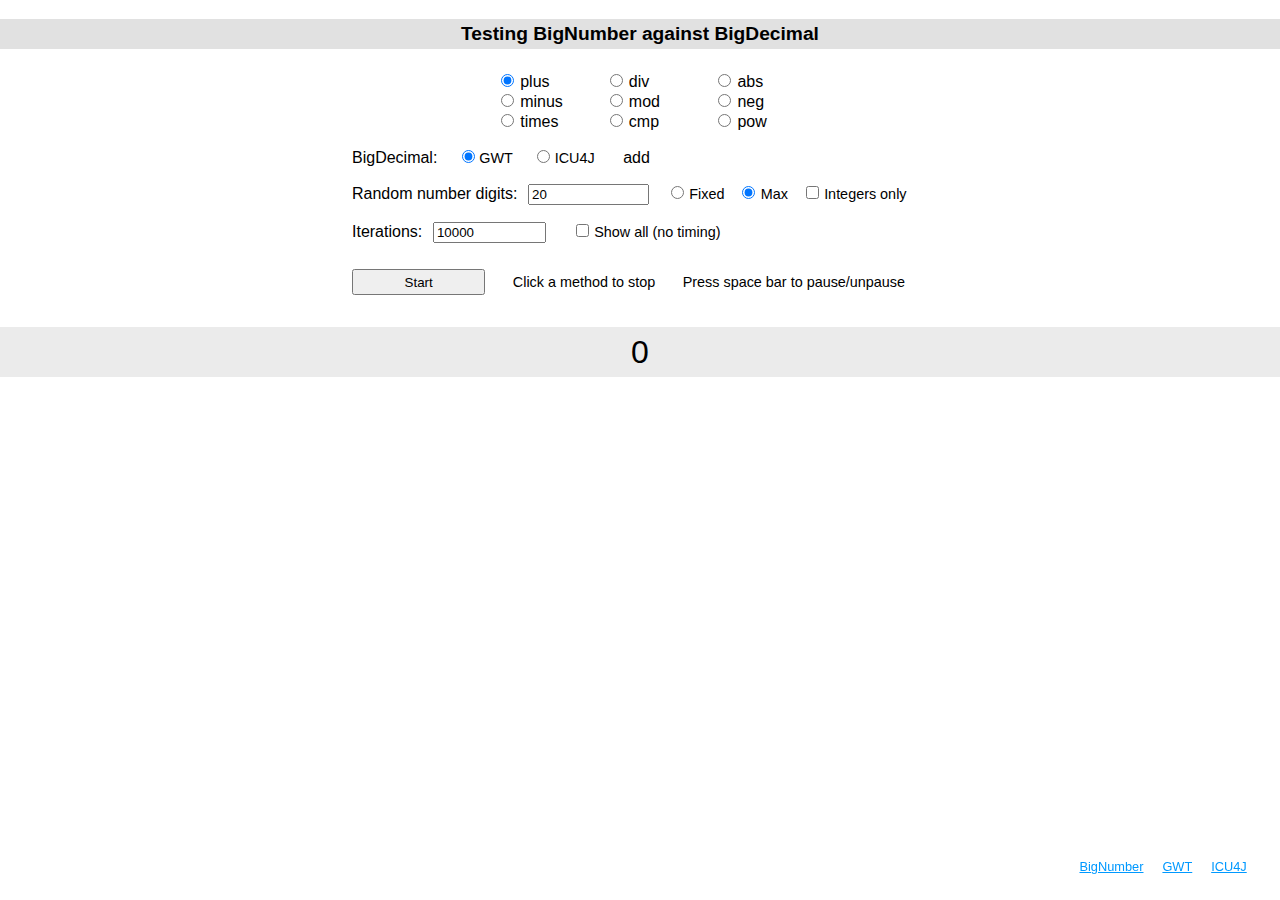
<file: node_modules/bignumber.js/perf/bignumber-vs-bigdecimal.html>
<!DOCTYPE html>
<html lang='en'>
<head>
  <meta charset='utf-8' />
  <meta name="Author" content="M Mclaughlin">
  <title>Testing BigNumber</title>
  <style>
	body {margin: 0; padding: 0; font-family: Calibri, Arial, Sans-Serif;}
	div {margin: 1em 0;}
	h1, #counter {text-align: center; background-color: rgb(225, 225, 225);
		margin-top: 1em; padding: 0.2em; font-size: 1.2em;}
	a {color:  rgb(0, 153, 255); margin: 0 0.6em;}
	.links {position: fixed; bottom: 1em; right: 2em; font-size: 0.8em;}
	.form, #time {width: 36em; margin: 0 auto;}
	.form {text-align: left; margin-top: 1.4em;}
	.random input {margin-left: 1em;}
	.small {font-size: 0.9em;}
	.methods {margin: 1em auto; width: 18em;}
	.iterations input, .left {margin-left: 1.6em;}
	.info span {margin-left: 1.6em; font-size: 0.9em;}
	.info {margin-top: 1.6em;}
	.random input, .iterations input {margin-right: 0.3em;}
	.random label, .iterations label, .bigd label {font-size: 0.9em;
        margin-left: 0.1em;}
	.methods label {width: 5em; margin-left: 0.2em; display: inline-block;}
	.methods label.right {width: 2em;}
	.red {color: red; font-size: 1.1em; font-weight: bold;}
	button {width: 10em; height: 2em;}
	#dp, #r, #digits, #reps {margin-left: 0.8em;}
	#bigint {font-style: italic; display: none;}
	#gwt, #icu4j, #bd, #bigint {margin-left: 1.5em;}
	#division {display: none;}
	#counter {font-size: 2em; background-color: rgb(235, 235, 235);}
    #time {text-align: center;}
	#results {margin: 0 1.4em;}
  </style>
  <script src='../bignumber.js'></script>
  <script src='./lib/bigdecimal_GWT/bigdecimal.js'></script>
</head>
<body>
  <h1>Testing BigNumber against BigDecimal</h1>

  <div class='form'>

	<div class='methods'>
	  <input type='radio' id=0 name=1/><label for=0>plus</label>
	  <input type='radio' id=3 name=1/><label for=3>div</label>
	  <input type='radio' id=6 name=1/><label for=6 class='right'>abs</label>
	  <br>
	  <input type='radio' id=1 name=1/><label for=1>minus</label>
	  <input type='radio' id=4 name=1/><label for=4>mod</label>
	  <input type='radio' id=7 name=1/><label for=7 class='right'>neg</label>
	  <br>
	  <input type='radio' id=2 name=1/><label for=2>times</label>
	  <input type='radio' id=5 name=1/><label for=5>cmp</label>
	  <input type='radio' id=8 name=1/><label for=8 class='right'>pow</label>
	</div>

	<div class='bigd'>
	  <span>BigDecimal:</span>
	  <input type='radio' name=2 id='gwt' /><label for='gwt'>GWT</label>
	  <input type='radio' name=2 id='icu4j' /><label for='icu4j'>ICU4J</label>
	  <span id='bigint'>BigInteger</span>
	  <span id='bd'>add</span>
	</div>

	<div class='random'>
	  Random number digits:<input type='text' id='digits' size=12 />
	  <input type='radio' name=3 id='fix' /><label for='fix'>Fixed</label>
	  <input type='radio' name=3 id='max' /><label for='max'>Max</label>
	  <input type='checkbox' id='int' /><label for='int'>Integers only</label>
	</div>

	<div id='division'>
	  <span>Decimal places:<input type='text' id='dp' size=9 /></span>
	  <span class='left'>Rounding:<select id='r'>
		  <option>UP</option>
		  <option>DOWN</option>
		  <option>CEIL</option>
		  <option>FLOOR</option>
		  <option>HALF_UP</option>
		  <option>HALF_DOWN</option>
		  <option>HALF_EVEN</option>
		</select></span>
	</div>

	<div class='iterations'>
	  Iterations:<input type='text' id='reps' size=11 />
	  <input type='checkbox' id='show'/><label for='show'>Show all (no timing)</label>
	</div>

	<div class='info'>
	  <button id='start'>Start</button>
	  <span>Click a method to stop</span>
	  <span>Press space bar to pause/unpause</span>
	</div>

  </div>

  <div id='counter'>0</div>
  <div id='time'></div>
  <div id='results'></div>

  <div class='links'>
	<a href='https://github.com/MikeMcl/bignumber.js' target='_blank'>BigNumber</a>
	<a href='https://github.com/iriscouch/bigdecimal.js' target='_blank'>GWT</a>
	<a href='https://github.com/dtrebbien/BigDecimal.js/tree/' target='_blank'>ICU4J</a>
  </div>

  <script>

var i, completedReps, targetReps, cycleReps, cycleTime, prevCycleReps, cycleLimit,
	maxDigits, isFixed, isIntOnly, decimalPlaces, rounding, calcTimeout,
	counterTimeout, script, isGWT, BigDecimal_GWT, BigDecimal_ICU4J,
	bdM, bdTotal, bnM, bnTotal,
	bdMs = ['add', 'subtract', 'multiply', 'divide', 'remainder', 'compareTo',
		'abs', 'negate', 'pow'],
	bnMs = ['plus', 'minus', 'times', 'div', 'mod', 'cmp', 'abs', 'neg', 'pow'],
	lastRounding = 4,
	pause = false,
	up = true,
	timingVisible = false,
	showAll = false,

	// EDIT DEFAULTS HERE

	DEFAULT_REPS = 10000,
	DEFAULT_DIGITS = 20,
	DEFAULT_DECIMAL_PLACES = 20,
	DEFAULT_ROUNDING = 4,
	MAX_POWER = 20,
	CHANCE_NEGATIVE = 0.5,	 // 0 (never) to 1 (always)
	CHANCE_INTEGER = 0.2,	 // 0 (never) to 1 (always)
    MAX_RANDOM_EXPONENT = 100,
	SPACE_BAR = 32,
	ICU4J_URL = './lib/bigdecimal_ICU4J/BigDecimal-all-last.js',

	//

	$ = function (id) {return document.getElementById(id)},
	$INPUTS = document.getElementsByTagName('input'),
	$BD = $('bd'),
	$BIGINT = $('bigint'),
	$DIGITS = $('digits'),
	$GWT = $('gwt'),
	$ICU4J = $('icu4j'),
	$FIX = $('fix'),
	$MAX = $('max'),
	$INT = $('int'),
	$DIV = $('division'),
	$DP = $('dp'),
	$R = $('r'),
	$REPS = $('reps'),
	$SHOW = $('show'),
	$START = $('start'),
	$COUNTER = $('counter'),
	$TIME = $('time'),
	$RESULTS = $('results'),

    // Get random number in normal notation.
	getRandom = function () {
		var z,
            i = 0,
            // n is the number of digits - 1
			n = isFixed ? maxDigits - 1 : Math.random() * (maxDigits || 1) | 0,
            r = ( Math.random() * 10 | 0 ) + '';

		if (n) {
            if (r == '0')
     		    r = isIntOnly ? ( ( Math.random() * 9 | 0 ) + 1 ) + '' : (z = r + '.');

			for ( ; i++ < n; r += Math.random() * 10 | 0 ){}

			if (!z && !isIntOnly && Math.random() > CHANCE_INTEGER) {
				r = r.slice( 0, i = (Math.random() * n | 0) + 1 ) +
					'.' + r.slice(i);
			}
        }

        // Avoid division by zero error with division and modulo
		if ((bdM == 'divide' || bdM == 'remainder') && parseFloat(r) === 0)
			r = ( ( Math.random() * 9 | 0 ) + 1 ) + '';

		return Math.random() > CHANCE_NEGATIVE ? r : '-' + r;
	},

    // Get random number in exponential notation (if isIntOnly is false).
    // GWT BigDecimal BigInteger does not accept exponential notation.
    //getRandom = function () {
    //    var i = 0,
    //        // n is the number of significant digits - 1
    //        n = isFixed ? maxDigits - 1 : Math.random() * (maxDigits || 1) | 0,
    //        r = ( ( Math.random() * 9 | 0 ) + 1 ) + '';
    //
    //    for (; i++ < n; r += Math.random() * 10 | 0 ){}
    //
    //    if ( !isIntOnly ) {
    //
    //        // Add exponent.
    //        r += 'e' + ( Math.random() > 0.5 ? '+' : '-' ) +
    //          ( Math.random() * MAX_RANDOM_EXPONENT | 0 );
    //    }
    //
    //    return Math.random() > CHANCE_NEGATIVE ? r : '-' + r
    //},

	showTimings = function () {
		var i, bdS, bnS,
            sp = '',
            r = bnTotal < bdTotal
			  ? (bnTotal ? bdTotal / bnTotal : bdTotal)
			  : (bdTotal ? bnTotal / bdTotal : bnTotal);

        bdS = 'BigDecimal: ' + (bdTotal || '<1');
        bnS = 'BigNumber: ' + (bnTotal || '<1');

        for ( i = bdS.length - bnS.length; i-- > 0; sp += '&nbsp;'){}
        bnS = 'BigNumber: ' + sp + (bnTotal || '<1');

		$TIME.innerHTML =
            'No mismatches<div>' + bdS + ' ms<br>' + bnS + ' ms</div>' +
	    		((r = parseFloat(r.toFixed(1))) > 1
		    		? 'Big' + (bnTotal < bdTotal ? 'Number' : 'Decimal')
			    		+ ' was ' + r + ' times faster'
				    : 'Times approximately equal');
	},

	clear = function () {
		clearTimeout(calcTimeout);
		clearTimeout(counterTimeout);

		$COUNTER.style.textDecoration = 'none';
		$COUNTER.innerHTML = '0';
		$TIME.innerHTML = $RESULTS.innerHTML = '';
		$START.innerHTML = 'Start';
	},

	begin = function () {
        var i;
		clear();

		targetReps = +$REPS.value;
		if (!(targetReps > 0)) return;

		$START.innerHTML = 'Restart';

        i = +$DIGITS.value;
		$DIGITS.value = maxDigits = i && isFinite(i) ? i : DEFAULT_DIGITS;

		for (i = 0; i < 9; i++) {
			if ($INPUTS[i].checked) {
				bnM = bnMs[$INPUTS[i].id];
				bdM = bdMs[$INPUTS[i].id];
				break;
			}
		}

		if (bdM == 'divide') {
            i = +$DP.value;
            $DP.value = decimalPlaces = isFinite(i) ? i : DEFAULT_DECIMAL_PLACES;
			rounding = $R.selectedIndex;
			BigNumber.config(decimalPlaces, rounding);
		}

		isFixed = $FIX.checked;
		isIntOnly = $INT.checked;
		showAll = $SHOW.checked;

		BigDecimal = (isGWT = $GWT.checked)
			? (isIntOnly ? BigInteger : BigDecimal_GWT)
			: BigDecimal_ICU4J;

		prevCycleReps = cycleLimit = completedReps = bdTotal = bnTotal = 0;
		pause = false;

		cycleReps = showAll ? 1 : 0.5;
		cycleTime = +new Date();

		setTimeout(updateCounter, 0);
	},

	updateCounter = function () {

		if (pause) {
			if (!timingVisible && !showAll) {
				showTimings();
				timingVisible = true;
			}
			counterTimeout = setTimeout(updateCounter, 50);
			return
		}

		$COUNTER.innerHTML = completedReps;

		if (completedReps < targetReps) {
			if (timingVisible) {
				$TIME.innerHTML = '';
				timingVisible = false;
			}

			if (!showAll) {

				// Adjust cycleReps so counter is updated every second-ish
				if (prevCycleReps != cycleReps) {

					// cycleReps too low
					if (+new Date() - cycleTime < 1e3) {
						prevCycleReps = cycleReps;

						if (cycleLimit) {
							cycleReps += ((cycleLimit - cycleReps) / 2);
						} else {
							cycleReps *= 2;
						}

					// cycleReps too high
					} else {
						cycleLimit = cycleReps;
						cycleReps -= ((cycleReps - prevCycleReps) / 2);
					}

					cycleReps = Math.floor(cycleReps) || 1;
					cycleTime = +new Date();
				}

				if (completedReps + cycleReps > targetReps) {
					cycleReps = targetReps - completedReps;
				}
			}

			completedReps += cycleReps;
			calcTimeout = setTimeout(calc, 0);

		// Finished - show timings summary
		} else {
			$START.innerHTML = 'Start';
			$COUNTER.style.textDecoration = 'underline';
			if (!showAll) {
				showTimings();
			}
		}
	},

	calc = function () {

		var start, bdT, bnT, bdR, bnR,
			xs = [cycleReps],
			ys = [cycleReps],
			bdRs = [cycleReps],
			bnRs = [cycleReps];


		// GENERATE RANDOM OPERANDS

		for (i = 0; i < cycleReps; i++) {
			xs[i] = getRandom();
		}

		if (bdM == 'pow') {

			// GWT pow argument must be Number type and integer
			if (isGWT) {
				for (i = 0; i < cycleReps; i++) {
					ys[i] = Math.floor(Math.random() * (MAX_POWER + 1));
				}

			// ICU4J pow argument must be BigDecimal
			} else {
				for (i = 0; i < cycleReps; i++) {
					ys[i] = Math.floor(Math.random() * (MAX_POWER + 1)) + '';
				}
			}

		// No second operand needed for abs and negate
		} else if (bdM != 'abs' && bdM != 'negate') {
			for (i = 0; i < cycleReps; i++) {
				ys[i] = getRandom();
			}
		}


		//********************************************************************//
		//************************** START TIMING ****************************//
		//********************************************************************//


		// BIGDECIMAL

		if (bdM == 'divide') {

			start = +new Date();
			for (i = 0; i < cycleReps; i++) {
				bdRs[i] = new BigDecimal(xs[i])[bdM](new BigDecimal(ys[i]),
					decimalPlaces, rounding);
			}
			bdT = +new Date() - start;

		// GWT pow argument must be Number type and integer
		} else if (bdM == 'pow' && isGWT) {

			start = +new Date();
			for (i = 0; i < cycleReps; i++) {
				bdRs[i] = new BigDecimal(xs[i])[bdM](ys[i]);
			}
			bdT = +new Date() - start;

		} else if (bdM == 'abs' || bdM == 'negate') {

			start = +new Date();
			for (i = 0; i < cycleReps; i++) {
				bdRs[i] = new BigDecimal(xs[i])[bdM]();
			}
			bdT = +new Date() - start;

		} else {

			start = +new Date();
			for (i = 0; i < cycleReps; i++) {
				bdRs[i] = new BigDecimal(xs[i])[bdM](new BigDecimal(ys[i]));
			}
			bdT = +new Date() - start;

		}


		// BIGNUM

		if (bdM == 'pow') {

			start = +new Date();
			for (i = 0; i < cycleReps; i++) {
				bnRs[i] = new BigNumber(xs[i])[bnM](ys[i]);
			}
			bnT = +new Date() - start;

		} else if (bdM == 'abs' || bdM == 'negate') {

			start = +new Date();
			for (i = 0; i < cycleReps; i++) {
				bnRs[i] = new BigNumber(xs[i])[bnM]();
			}
			bnT = +new Date() - start;

		} else {

			start = +new Date();
			for (i = 0; i < cycleReps; i++) {
				bnRs[i] = new BigNumber(xs[i])[bnM](new BigNumber(ys[i]));
			}
			bnT = +new Date() - start;

		}


		//********************************************************************//
		//**************************** END TIMING ****************************//
		//********************************************************************//


		// CHECK FOR MISMATCHES

		for (i = 0; i < cycleReps; i++) {
			bnR = bnRs[i].toString();

			// Remove any trailing zeros from BigDecimal result
			if (isGWT) {
				bdR = bdM == 'compareTo' || isIntOnly
					? bdRs[i].toString()
					: bdRs[i].stripTrailingZeros().toPlainString();
			} else {

				// No toPlainString() or stripTrailingZeros() in ICU4J
				bdR = bdRs[i].toString();

				if (bdR.indexOf('.') != -1) {
					bdR = bdR.replace(/\.?0+$/, '');
				}
			}

			if (bdR !== bnR) {

				$RESULTS.innerHTML =
					'<span class="red">Breaking on first mismatch:</span>' +
					'<br><br>' +xs[i] + '<br>' + bnM + '<br>' + ys[i] +
					'<br><br>BigDecimal<br>' + bdR + '<br>' + bnR + '<br>BigNumber';

				if (bdM == 'divide') {
					$RESULTS.innerHTML += '<br><br>Decimal places: ' +
						decimalPlaces + '<br>Rounding mode: ' + rounding;
				}
				return;
			} else if (showAll) {
				$RESULTS.innerHTML = xs[i] + '<br>' + bnM + '<br>' + ys[i] +
				'<br><br>BigDecimal<br>' + bdR + '<br>' + bnR + '<br>BigNumber';
			}
		}

		bdTotal += bdT;
		bnTotal += bnT;

		updateCounter();
	};


// EVENT HANDLERS

document.onkeyup = function (evt) {
	evt = evt || window.event;
	if ((evt.keyCode || evt.which) == SPACE_BAR) {
		up = true;
	}
};
document.onkeydown = function (evt) {
	evt = evt || window.event;
	if (up && (evt.keyCode || evt.which) == SPACE_BAR) {
		pause = !pause;
		up = false;
	}
};

// BigNumber methods' radio buttons' event handlers
for (i = 0; i < 9; i++) {
	$INPUTS[i].checked = false;
	$INPUTS[i].disabled = false;
	$INPUTS[i].onclick = function () {
		clear();
		lastRounding = $R.options.selectedIndex;
		$DIV.style.display = 'none';
		bnM = bnMs[this.id];
		$BD.innerHTML = bdM = bdMs[this.id];
	};
}
$INPUTS[1].onclick = function () {
	clear();
	$R.options.selectedIndex = lastRounding;
	$DIV.style.display = 'block';
	bnM = bnMs[this.id];
	$BD.innerHTML = bdM = bdMs[this.id];
};

// Show/hide BigInteger and disable/un-disable division accordingly as BigInteger
// throws an exception if division gives "no exact representable decimal result"
$INT.onclick = function () {
	if (this.checked && $GWT.checked) {
		if ($INPUTS[1].checked) {
			$INPUTS[1].checked = false;
			$INPUTS[0].checked = true;
			$BD.innerHTML = bdMs[$INPUTS[0].id];
			$DIV.style.display = 'none';
		}
		$INPUTS[1].disabled = true;
		$BIGINT.style.display = 'inline';
	} else {
		$INPUTS[1].disabled = false;
		$BIGINT.style.display = 'none';
	}
};
$ICU4J.onclick = function () {
	$INPUTS[1].disabled = false;
	$BIGINT.style.display = 'none';
};
$GWT.onclick = function () {
	if ($INT.checked) {
		if ($INPUTS[1].checked) {
			$INPUTS[1].checked = false;
			$INPUTS[0].checked = true;
			$BD.innerHTML = bdMs[$INPUTS[0].id];
			$DIV.style.display = 'none';
		}
		$INPUTS[1].disabled = true;
		$BIGINT.style.display = 'inline';
	}
};

BigNumber.config({
	DECIMAL_PLACES : 20,
	ROUNDING_MODE : 4,
	ERRORS : false,
	RANGE : 1E9,
	EXPONENTIAL_AT : 1E9
});

// Set defaults
$MAX.checked = $INPUTS[0].checked = $GWT.checked = true;
$SHOW.checked = $INT.checked = false;
$REPS.value = DEFAULT_REPS;
$DIGITS.value = DEFAULT_DIGITS;
$DP.value = DEFAULT_DECIMAL_PLACES;
$R.option = DEFAULT_ROUNDING;

BigDecimal_GWT = BigDecimal;
BigDecimal = undefined;

// Load ICU4J BigDecimal
script = document.createElement("script");
script.src = ICU4J_URL;
script.onload = script.onreadystatechange = function () {
	if (!script.readyState || /loaded|complete/.test(script.readyState)) {
		script = null;
		BigDecimal_ICU4J = BigDecimal;
		$START.onmousedown = begin;
	}
};
document.getElementsByTagName("head")[0].appendChild(script);



/*

NOTES:


ICU4J
=====
IBM java package: com.ibm.icu.math
pow's argument must be a BigDecimal.
Among other differences, doesn't have .toPlainString() or .stripTrailingZeros().
Exports BigDecimal only.
Much faster than gwt on Firefox, on Chrome it varies with the method.


GWT
===
Java standard class library: java.math.BigDecimal

Exports:
  RoundingMode
  MathContext
  BigDecimal
  BigInteger

BigDecimal properties:
  ROUND_CEILING
  ROUND_DOWN
  ROUND_FLOOR
  ROUND_HALF_DOWN
  ROUND_HALF_EVEN
  ROUND_HALF_UP
  ROUND_UNNECESSARY
  ROUND_UP
  __init__
  valueOf
  log
  logObj
  ONE
  TEN
  ZERO

BigDecimal instance properties/methods:
( for (var i in new BigDecimal('1').__gwt_instance.__gwtex_wrap) {...} )

  byteValueExact
  compareTo
  doubleValue
  equals
  floatValue
  hashCode
  intValue
  intValueExact
  max
  min
  movePointLeft
  movePointRight
  precision
  round
  scale
  scaleByPowerOfTen
  shortValueExact
  signum
  stripTrailingZeros
  toBigInteger
  toBigIntegerExact
  toEngineeringString
  toPlainString
  toString
  ulp
  unscaledValue
  longValue
  longValueExact
  abs
  add
  divide
  divideToIntegralValue
  multiply
  negate
  plus
  pow
  remainder
  setScale
  subtract
  divideAndRemainder

*/

  </script>
</body>
</html>
</file>
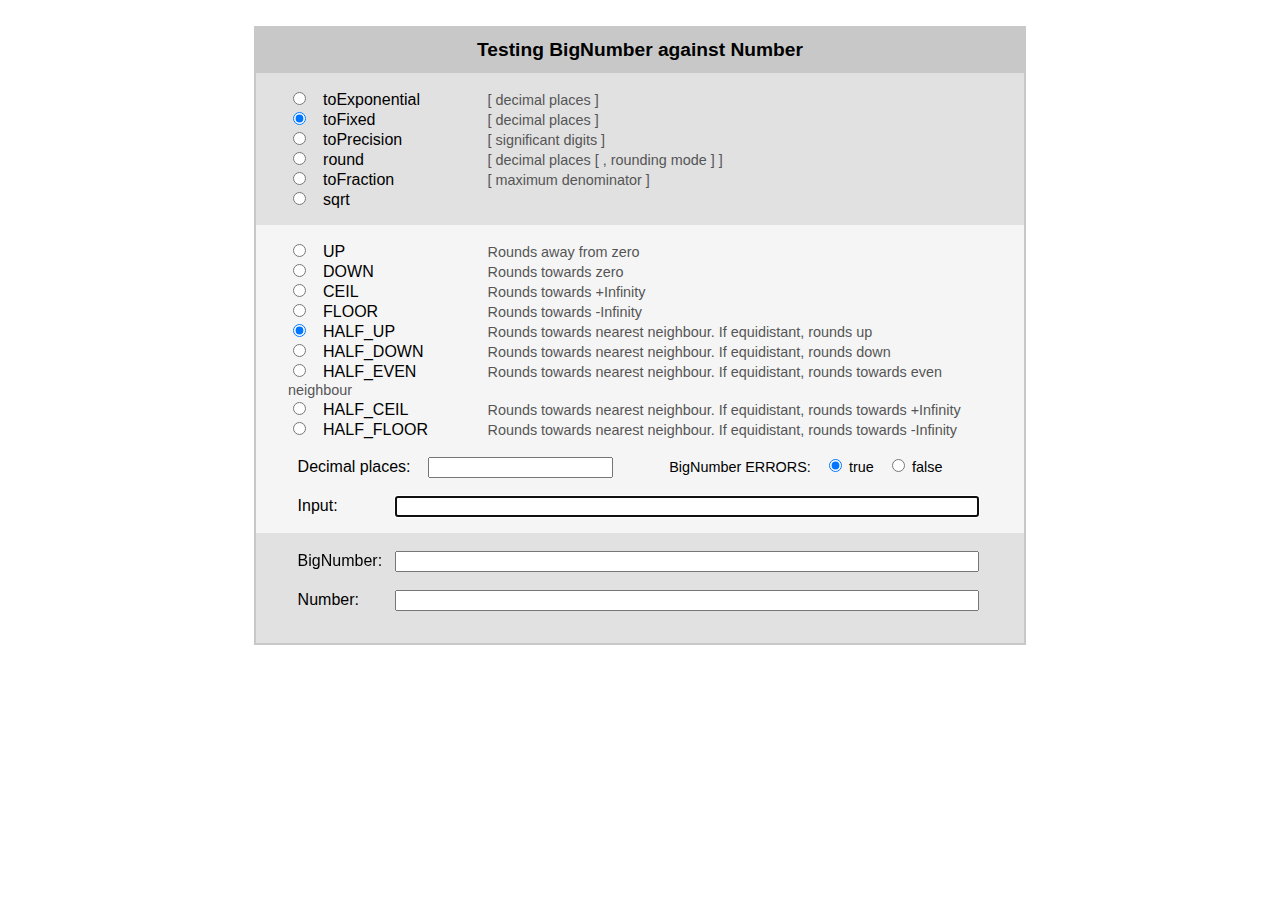
<file: node_modules/bignumber.js/test/browser/bignumber-vs-number.html>
<!DOCTYPE html>
<html lang='en'>
<head>
  <meta charset='utf-8' />
  <meta name="Author" content="M Mclaughlin">
  <title>Testing BigNumber against Number</title>
  <style>
    body, ul, form, h1, div {margin: 0; padding: 0;}
    body, pre {font-family: Calibri, Arial, Sans-Serif;}
    form {width: 48em; margin: 1.6em auto; border: 2px solid rgb(200, 200, 200);}
    h1 {text-align: center; font-size: 1.2em; padding: 0.6em 0;
        background-color: rgb(200, 200, 200)}
    ul {list-style-type: none; color: rgb(85, 85, 85); padding: 1em 1em 0 2em;}
    .input, ul {background-color: rgb(245, 245, 245);}
    .input, .output {padding: 0 1em 1em 2em;}
    .output, .methods {background-color: rgb(225, 225, 225);}
    .methods {padding-bottom: 1em;}
    .output {padding-bottom: 2em;}
    .size {width: 80%;}
    label {width: 10em; color: rgb(0, 0, 0); margin-left: 0.6em;}
    label {display: inline-block;}
    span, .exLabel, pre {font-size: 0.9em;}
	pre {display: inline;}
    .exLabel {display: inline; margin-left: 0; width: 2em;}
    .arg, .result, .dp {width: 5em; margin-right: 0.8em; margin-top: 1.2em;}
    .dp {width: auto;}
    .exInput {margin-left: 1em;}
    .code {width: 60em; margin: 0 auto; font-family: Courier New, Courier,
        monospace; font-size: 0.8em;}
  </style>
  <script src='../../bignumber.js'></script>
</head>
<body>
  <form>
    <h1>Testing BigNumber against Number</h1>
    <ul class='methods'>
      <li>
        <input type='radio' id='toExponential' name=1/>
        <label for='toExponential'>toExponential</label>
        <span>[ decimal places ]</span>
      </li>
      <li>
        <input type='radio' id='toFixed' name=1/>
        <label for='toFixed'>toFixed</label>
        <span>[ decimal places ]</span>
      </li>
      <li>
        <input type='radio' id='toPrecision' name=1/>
        <label for='toPrecision'>toPrecision</label>
        <span>[ significant digits ]</span>
      </li>
      <li>
        <input type='radio' id='round' name=1/>
        <label for='round'>round</label>
        <span>[ decimal places [ , rounding mode ] ]</span>
      </li>
      <li>
        <input type='radio' id='toFraction' name=1/>
        <label for='toFraction'>toFraction</label>
        <span>[ maximum denominator ]</span>
      </li>
      <li>
        <input type='radio' id='sqrt' name=1/>
        <label for='sqrt'>sqrt</label>
      </li>
    </ul>
    <ul id='roundings'>
      <li>
        <input type='radio' id=0 name=2/>
        <label for=0 >UP</label>
        <span>Rounds away from zero</span>
      </li>
      <li>
        <input type='radio' id=1 name=2/>
        <label for=1 >DOWN</label>
        <span>Rounds towards zero</span>
      </li>
      <li>
        <input type='radio' id=2 name=2/>
        <label for=2 >CEIL</label>
        <span>Rounds towards +Infinity</span>
      </li>
      <li>
        <input type='radio' id=3 name=2/>
        <label for=3 >FLOOR</label>
        <span>Rounds towards -Infinity</span>
      </li>
      <li>
        <input type='radio' id=4 name=2/>
        <label for=4 >HALF_UP</label>
        <span>Rounds towards nearest neighbour. If equidistant, rounds up</span>
      </li>
      <li>
        <input type='radio' id=5 name=2/>
        <label for=5 >HALF_DOWN</label>
        <span>Rounds towards nearest neighbour. If equidistant, rounds down</span>
      </li>
      <li>
        <input type='radio' id=6 name=2/>
        <label for=6 >HALF_EVEN</label>
        <span>Rounds towards nearest neighbour. If equidistant, rounds towards even neighbour</span>
      </li>
      <li>
        <input type='radio' id=7 name=2/>
        <label for=7 >HALF_CEIL</label>
        <span>Rounds towards nearest neighbour. If equidistant, rounds towards +Infinity</span>
      </li>
      <li>
        <input type='radio' id=8 name=2/>
        <label for=8 >HALF_FLOOR</label>
        <span>Rounds towards nearest neighbour. If equidistant, rounds towards -Infinity</span>
      </li>
    </ul>

    <div class='input'>
      <div class='dpDiv'>
      <label class='dp' id='dpLabel' for='dp'>Decimal places:</label>
      <input type='text' id='dp' name='dp' size=20 />
      <pre>             BigNumber ERRORS:</pre>
      <input class='exInput' type='radio' id='exTrue' name=3/>
      <label class='exLabel' for='exTrue'>true</label>
      <input class='exInput' type='radio' id='exFalse' name=3/>
      <label class='exLabel' for='exFalse'>false</label>
      </div>
      <label class='arg' for='input'>Input:</label>
      <input class='size' type='text' id='input' name='input' />
    </div>

    <div class='output'>
      <label class='result' for='bignumber'>BigNumber:</label>
      <input class='size' type='text' id='bignumber' name='bignumber' readonly />
      <div id='number'>
        <label class='result' for='num'>Number:</label>
        <input class='size' type='text' id='num' name='num' readonly />
      </div>
    </div>
  </form>
  <div class= 'code' id='code'></div>
  <script>
(function () {
    var i, toFraction, lastFocus,
        d = document,
        $ = function (id) {return d.getElementById(id)},
        $input = $('input'),
        $dp = $('dp'),
        $dpLabel = $('dpLabel'),
        $num = $('num'),
        $bignumber = $('bignumber'),
        $number = $('number'),
        $roundings = $('roundings'),
        $exceptionsTrue = $('exTrue'),
        $exceptionsFalse = $('exFalse'),
        $code = $('code'),
        $inputs = d.getElementsByTagName('input');

    function round() {
        var i, rb, method, mode, includeNumber, numVal, bignumberVal, isSqrt,
            dp = ($dp.value = $dp.value.replace(/\s+/g, '')),
            dpEmpty = dp === '',
            input = ($input.value = $input.value.replace(/\s+/g, '')),
            exceptions = $exceptionsTrue.checked,
            code = 'BigNumber.config({ERRORS : ' + exceptions;

        BigNumber.config({ERRORS : exceptions});

        if (input) {
            for (i = 0; i < 15; i++) {
                rb = $inputs[i];
                if (rb.checked) {
                    if (i < 6) method = rb.id;
                    else mode = rb.id;
                }
            }

            $num.value = $bignumber.value = $code.innerHTML = '';
            isSqrt = method == 'sqrt';

            if (includeNumber = method != 'toFraction' && method != 'round') {
                try {
                    numVal = isSqrt
                        ? Math.sqrt(input)
                        : dpEmpty
                            ? Number(input)[method]()
                            : Number(input)[method](dp);
                } catch(e) {
                    numVal = e;
                }

                if (isSqrt && !dpEmpty) {
                    try {
                        BigNumber.config(dp);
                    } catch(e) {
                        $bignumber.value = e;
                        return;
                    }
                    code += ', DECIMAL_PLACES : ' + dp;
                }
                BigNumber.config({ROUNDING_MODE : mode});
                code += ', ROUNDING_MODE : ' + mode;
            }

            code += "})<br>BigNumber('" + input + "')." + method + "(";

            if (!isSqrt) {
                if (method == 'round') {
                    if (dpEmpty) {
                        dp = undefined;
                        dpEmpty = false;
                    }
                    code += "'" + dp + "', " + mode;

                } else if (!dpEmpty) code += "'" + dp + "'";
            }

            code += ')<br><br>';

            if (includeNumber) {
                if (isSqrt) {
                    code += "Math.sqrt('" + input + "')";
                } else {
                    code += "Number('" + input + "')." + method + "(";
                    if (!dpEmpty) code += "'" + dp + "'";
                    code += ")";
                }
            }

            try {
                bignumberVal = dpEmpty
                    ? new BigNumber(input)[method]()
                    : new BigNumber(input)[method](dp, mode);
            } catch(e) {
                bignumberVal = e;
            }

            setTimeout(function () {
                $bignumber.value = bignumberVal;
                if (includeNumber) $num.value = numVal;
                $code.innerHTML = code;
            }, 100);

            if (window.console && console.log) {
                input = new BigNumber(input);
                console.log('\nc: ' + input.c +
                            '\ne: ' + input.e +
                            '\ns: ' + input.s);
            }
        }
        lastFocus.focus();
    }

    BigNumber.config({
        DECIMAL_PLACES : 20,
        ROUNDING_MODE : 4,
        ERRORS : false,
        EXPONENTIAL_AT : 1E9,
        RANGE : 1E9
    });

    $input.value = $dp.value = $num.value = $bignumber.value = '';
    setTimeout(function () {$input.focus()}, 0);

    for (i = 0; i < 15; i++) {
        $inputs[i].checked = false;

        $inputs[i].onclick = function () {
            if (this.id >= 0) {
                round();
            } else {
                if (this.id == 'toFraction') {
                    toFraction = true;
                    $dpLabel.innerHTML = 'Maximum denominator:';
                    $number.style.display = $roundings.style.display = 'none';
                } else {
                    $dpLabel.innerHTML = this.id == 'toPrecision'
                        ? 'Significant digits:'
                        : 'Decimal places:';
                    $number.style.display = this.id == 'round'
                        ? 'none'
                        : 'block';
                    $roundings.style.display = 'block';
                    if (toFraction) toFraction = false;
                }
                $dp.value = $bignumber.value = $num.value = $code.innerHTML = '';
                lastFocus.focus();
            }
        };
    }

    $exceptionsTrue.onclick = $exceptionsFalse.onclick = round;

    $input.onfocus = $dp.onfocus = function () {
        lastFocus = this;
    };

    $inputs[1].checked = $inputs[10].checked = $exceptionsTrue.checked = true;

    document.onkeypress = function (e) {
        if ((e || window.event).keyCode == 13) {
            round();
            return false;
        } else $num.value = $bignumber.value = '';
    };
})();
  </script>
</body>
</html>
</file>
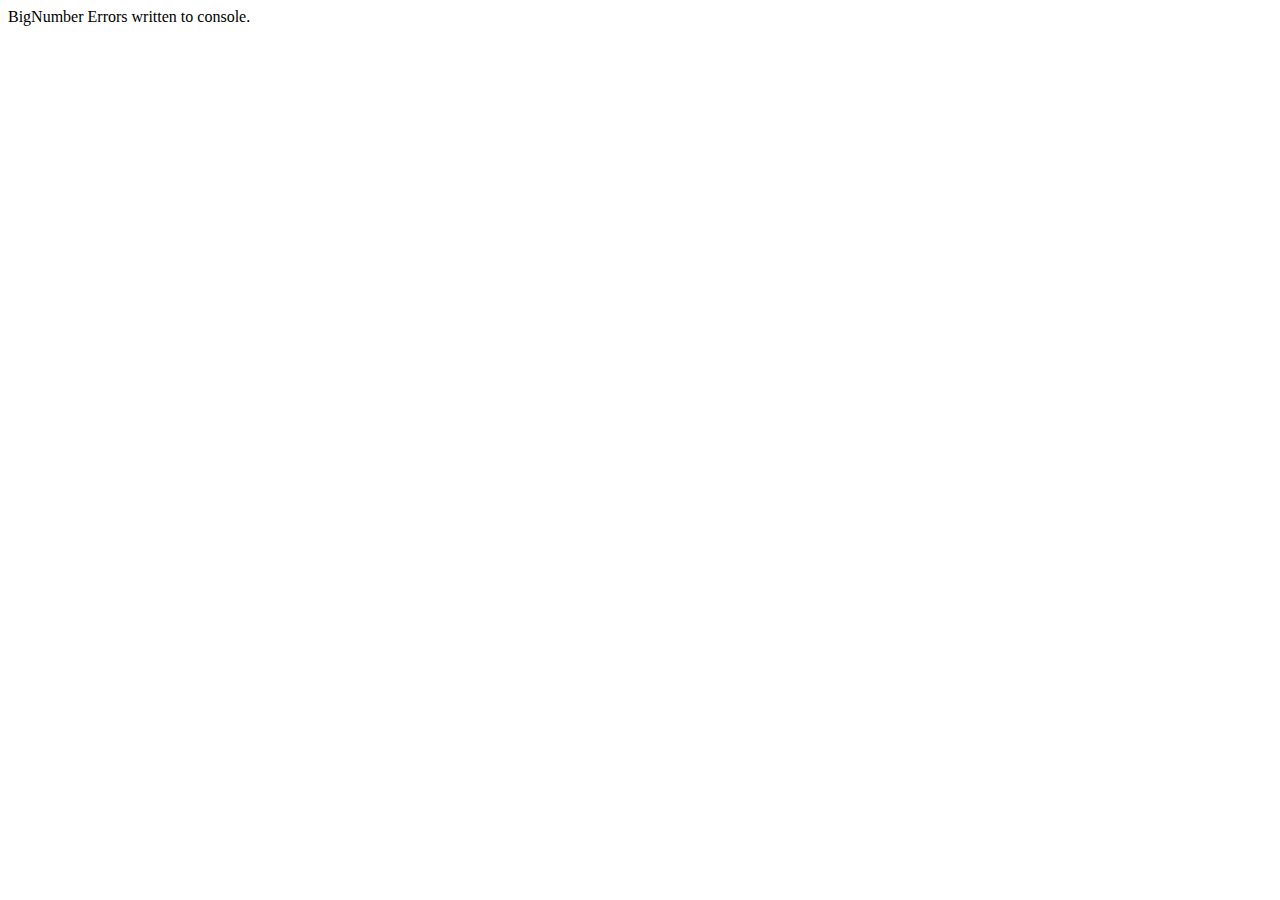
<file: node_modules/bignumber.js/test/browser/console-errors.html>
<!DOCTYPE html>
<html lang="en">
<head>
  <meta charset="utf-8" />
  <title>BigNumber Errors</title>
  <script src='../../bignumber.js'></script>
</head>
<body>
  <script>

    var n;

    document.body.innerHTML = 'BigNumber Errors written to console.';

    try {
        n = new BigNumber(45324542.452466456546456);
    } catch (e) {
        console.error(e + '')
    } try {
        n = new BigNumber(333, 2);
    } catch (e) {
        console.error(e + '')
    } try {
         n = new BigNumber(123, 5.6);
    } catch (e) {
        console.error(e + '')
    } try {
        n = new BigNumber(123, 37);
    } catch (e) {
        console.error(e + '')
    } try {
        n = new BigNumber('hello');
    } catch (e) {
        console.error(e + '')
    } try {
        n = new BigNumber(8475698473265965);
    } catch (e) {
        console.error(e + '')
    }

    try {
        BigNumber.config({ DECIMAL_PLACES : 10.3});
    } catch (e) {
        console.error(e + '')
    } try {
        BigNumber.config({ DECIMAL_PLACES : -1});
    } catch (e) {
        console.error(e + '')
    } try {
        BigNumber.config({ ROUNDING_MODE : 4.3});
    } catch (e) {
        console.error(e + '')
    } try {
        BigNumber.config({ ROUNDING_MODE : 10});
    } catch (e) {
        console.error(e + '')
    } try {
        BigNumber.config({ EXPONENTIAL_AT : 10.3});
    } catch (e) {
        console.error(e + '')
    } try {
        BigNumber.config({ EXPONENTIAL_AT : 1e99});
    } catch (e) {
        console.error(e + '')
    } try {
        BigNumber.config({ RANGE : 1.999});
    } catch (e) {
        console.error(e + '')
    } try {
        BigNumber.config({ RANGE : 1e99});
    } catch (e) {
        console.error(e + '')
    } try {
        BigNumber.config({ ERRORS : 'ertg'});
    } catch (e) {
        console.error(e + '')
    }

    try {
        n = new BigNumber(2).pow(10.3);
    } catch (e) {
        console.error(e + '')
    } try {
        n = new BigNumber(2).pow(1e99);
    } catch (e) {
        console.error(e + '')
    }

    try {
        n = new BigNumber(2).round(300.3);
    } catch (e) {
        console.error(e + '')
    } try {
        n = new BigNumber(2).round(1e99);
    } catch (e) {
        console.error(e + '')
    } try {
       n = new BigNumber(2).round(null, 3.3);
    } catch (e) {
        console.error(e + '')
    } try {
        n = new BigNumber(2).round(null, 9);
    } catch (e) {
        console.error(e + '')
    }

    try {
        n = new BigNumber(2).toE(300.3);
    } catch (e) {
        console.error(e + '')
    } try {
        n = new BigNumber(2).toE(1e99);
    } catch (e) {
        console.error(e + '')
    }

    try {
        n = new BigNumber(2).toF(300.3);
    } catch (e) {
        console.error(e + '')
    } try {
        n = new BigNumber(2).toF(1e99);
    } catch (e) {
        console.error(e + '')
    }

    try {
        n = new BigNumber(2).toFr(300.3);
    } catch (e) {
        console.error(e + '')
    } try {
        n = new BigNumber(2).toFr(-1);
    } catch (e) {
        console.error(e + '')
    }

    try {
        n = new BigNumber(2).toP(300.3);
    } catch (e) {
        console.error(e + '')
    } try {
       n = new BigNumber(2).toP(0);
    } catch (e) {
        console.error(e + '')
    }

    try {
        n = new BigNumber(2).toS(3.3);
    } catch (e) {
        console.error(e + '')
    } try {
        n = new BigNumber(2).toS(1);
    } catch (e) {
        console.error(e + '')
    }


   /*
    * cmp, div, eq, gt, gte, lt, lte, minus, mod, plus, pow, times.
    */


    try {
        n = new BigNumber(2).cmp(45324542.452466456546456);
    } catch (e) {
        console.error(e + '')
    } try {
        n = new BigNumber(2).cmp(333, 2);
    } catch (e) {
        console.error(e + '')
    } try {
        n = new BigNumber(2).cmp(123, 5.6);
    } catch (e) {
        console.error(e + '')
    } try {
        n = new BigNumber(2).cmp(123, 37);
    } catch (e) {
        console.error(e + '')
    } try {
        n = new BigNumber(2).cmp('hello');
    } catch (e) {
        console.error(e + '')
    } try {
        n = new BigNumber(2).cmp(8475698473265965);
    } catch (e) {
        console.error(e + '')
    }

    try {
        n = new BigNumber(2).div(45324542.452466456546456);
    } catch (e) {
        console.error(e + '')
    } try {
        n = new BigNumber(2).div(333, 2);
    } catch (e) {
        console.error(e + '')
    } try {
        n = new BigNumber(2).div(123, 5.6);
    } catch (e) {
        console.error(e + '')
    } try {
        n = new BigNumber(2).div(123, 37);
    } catch (e) {
        console.error(e + '')
    } try {
        n = new BigNumber(2).div('hello');
    } catch (e) {
        console.error(e + '')
    } try {
        n = new BigNumber(2).div(8475698473265965);
    } catch (e) {
        console.error(e + '')
    }

    try {
        n = new BigNumber(2).eq(45324542.452466456546456);
    } catch (e) {
        console.error(e + '')
    } try {
        n = new BigNumber(2).eq(333, 2);
    } catch (e) {
        console.error(e + '')
    } try {
        n = new BigNumber(2).eq(123, 5.6);
    } catch (e) {
        console.error(e + '')
    } try {
        n = new BigNumber(2).eq(123, 37);
    } catch (e) {
        console.error(e + '')
    } try {
        n = new BigNumber(2).eq('hello');
    } catch (e) {
        console.error(e + '')
    } try {
        n = new BigNumber(2).eq(8475698473265965);
    } catch (e) {
        console.error(e + '')
    }

    try {
        n = new BigNumber(2).gt(45324542.452466456546456);
    } catch (e) {
        console.error(e + '')
    } try {
        n = new BigNumber(2).gt(333, 2);
    } catch (e) {
        console.error(e + '')
    } try {
        n = new BigNumber(2).gt(123, 5.6);
    } catch (e) {
        console.error(e + '')
    } try {
        n = new BigNumber(2).gt(123, 37);
    } catch (e) {
        console.error(e + '')
    } try {
        n = new BigNumber(2).gt('hello');
    } catch (e) {
        console.error(e + '')
    } try {
        n = new BigNumber(2).gt(8475698473265965);
    } catch (e) {
        console.error(e + '')
    }

    try {
        n = new BigNumber(2).gte(45324542.452466456546456);
    } catch (e) {
        console.error(e + '')
    } try {
        n = new BigNumber(2).gte(333, 2);
    } catch (e) {
        console.error(e + '')
    } try {
        n = new BigNumber(2).gte(123, 5.6);
    } catch (e) {
        console.error(e + '')
    } try {
        n = new BigNumber(2).gte(123, 37);
    } catch (e) {
        console.error(e + '')
    } try {
        n = new BigNumber(2).gte('hello');
    } catch (e) {
        console.error(e + '')
    } try {
        n = new BigNumber(2).gte(8475698473265965);
    } catch (e) {
        console.error(e + '')
    }

    try {
        n = new BigNumber(2).lt(45324542.452466456546456);
    } catch (e) {
        console.error(e + '')
    } try {
        n = new BigNumber(2).lt(333, 2);
    } catch (e) {
        console.error(e + '')
    } try {
        n = new BigNumber(2).lt(123, 5.6);
    } catch (e) {
        console.error(e + '')
    } try {
        n = new BigNumber(2).lt(123, 37);
    } catch (e) {
        console.error(e + '')
    } try {
        n = new BigNumber(2).lt('hello');
    } catch (e) {
        console.error(e + '')
    } try {
        n = new BigNumber(2).lt(8475698473265965);
    } catch (e) {
        console.error(e + '')
    }

    try {
        n = new BigNumber(2).lte(45324542.452466456546456);
    } catch (e) {
        console.error(e + '')
    } try {
        n = new BigNumber(2).lte(333, 2);
    } catch (e) {
        console.error(e + '')
    } try {
        n = new BigNumber(2).lte(123, 5.6);
    } catch (e) {
        console.error(e + '')
    } try {
        n = new BigNumber(2).lte(123, 37);
    } catch (e) {
        console.error(e + '')
    } try {
        n = new BigNumber(2).lte('hello');
    } catch (e) {
        console.error(e + '')
    } try {
        n = new BigNumber(2).lte(8475698473265965);
    } catch (e) {
        console.error(e + '')
    }

    try {
        n = new BigNumber(2).minus(45324542.452466456546456);
    } catch (e) {
        console.error(e + '')
    } try {
        n = new BigNumber(2).minus(333, 2);
    } catch (e) {
        console.error(e + '')
    } try {
        n = new BigNumber(2).minus(123, 5.6);
    } catch (e) {
        console.error(e + '')
    } try {
        n = new BigNumber(2).minus(123, 37);
    } catch (e) {
        console.error(e + '')
    } try {
        n = new BigNumber(2).minus('hello');
    } catch (e) {
        console.error(e + '')
    } try {
        n = new BigNumber(2).minus(8475698473265965);
    } catch (e) {
        console.error(e + '')
    }

    try {
        n = new BigNumber(2).mod(45324542.452466456546456);
    } catch (e) {
        console.error(e + '')
    } try {
        n = new BigNumber(2).mod(333, 2);
    } catch (e) {
        console.error(e + '')
    } try {
        n = new BigNumber(2).mod(123, 5.6);
    } catch (e) {
        console.error(e + '')
    } try {
        n = new BigNumber(2).mod(123, 37);
    } catch (e) {
        console.error(e + '')
    } try {
        n = new BigNumber(2).mod('hello');
    } catch (e) {
        console.error(e + '')
    } try {
        n = new BigNumber(2).mod(8475698473265965);
    } catch (e) {
        console.error(e + '')
    }

    try {
        n = new BigNumber(2).plus(45324542.452466456546456);
    } catch (e) {
        console.error(e + '')
    } try {
        n = new BigNumber(2).plus(333, 2);
    } catch (e) {
        console.error(e + '')
    } try {
        n = new BigNumber(2).plus(123, 5.6);
    } catch (e) {
        console.error(e + '')
    } try {
        n = new BigNumber(2).plus(123, 37);
    } catch (e) {
        console.error(e + '')
    } try {
        n = new BigNumber(2).plus('hello');
    } catch (e) {
        console.error(e + '')
    } try {
        n = new BigNumber(2).plus(8475698473265965);
    } catch (e) {
        console.error(e + '')
    }

    try {
        n = new BigNumber(2).pow(45324542.452466456546456);
    } catch (e) {
        console.error(e + '')
    } try {
        n = new BigNumber(2).pow(333, 2);
    } catch (e) {
        console.error(e + '')
    } try {
        n = new BigNumber(2).pow(123, 5.6);
    } catch (e) {
        console.error(e + '')
    } try {
        n = new BigNumber(2).pow(123, 37);
    } catch (e) {
        console.error(e + '')
    } try {
        n = new BigNumber(2).pow('hello');
    } catch (e) {
        console.error(e + '')
    } try {
        n = new BigNumber(2).pow(8475698473265965);
    } catch (e) {
        console.error(e + '')
    }

    try {
        n = new BigNumber(2).times(45324542.452466456546456);
    } catch (e) {
        console.error(e + '')
    } try {
        n = new BigNumber(2).times(333, 2);
    } catch (e) {
        console.error(e + '')
    } try {
         n = new BigNumber(2).times(123, 5.6);
    } catch (e) {
        console.error(e + '')
    } try {
        n = new BigNumber(2).times(123, 37);
    } catch (e) {
        console.error(e + '')
    } try {
        n = new BigNumber(2).times('hello');
    } catch (e) {
        console.error(e + '')
    } try {
        n = new BigNumber(2).times(8475698473265965);
    } catch (e) {
        console.error(e + '')
    }

  </script>
</body>
</html>
</file>
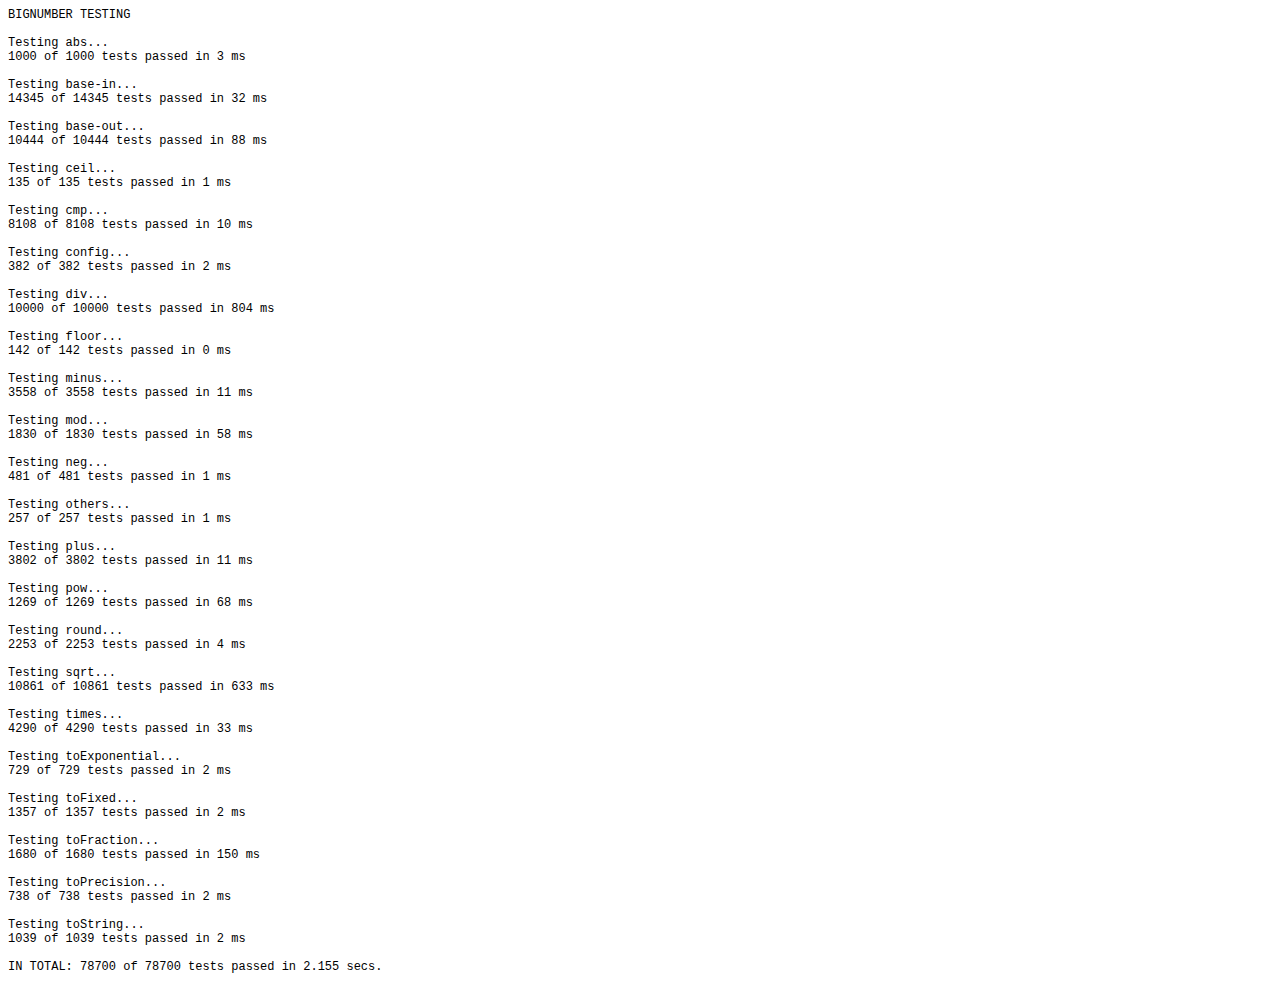
<file: node_modules/bignumber.js/test/browser/every-test.html>
<!DOCTYPE html>
<html lang='en'>
<head>
  <meta charset='utf-8' />
  <title>Testing bignumber.js</title>
  <style> body {font-family: monospace; font-size: 12px; line-height: 14px;}</style>
  <script src='../../bignumber.js'></script>
</head>
<body>
  <script>
  var arr,
      passed = 0,
      total = 0,
      i = 0,
      start = +new Date(),
      methods = [
          'abs',
          'base-in',
          'base-out',
          'ceil',
          'cmp',
          'config',
          'div',
          'floor',
          'minus',
          'mod',
          'neg',
          'others',
          'plus',
          'pow',
          'round',
          'sqrt',
          'times',
          'toExponential',
          'toFixed',
          'toFraction',
          'toPrecision',
          'toString'
      ];

  function load() {
      var head = document.getElementsByTagName("head")[0],
          script = document.createElement("script");
      script.src = '../' + methods[i] + '.js';
      if (!methods[i++]) {
          document.body.innerHTML += '<br>IN TOTAL: ' + passed + ' of ' + total +
          ' tests passed in ' + ( (+new Date() - start) / 1000 ) + ' secs.<br>';
          document.body.scrollIntoView(false);
          return;
      }
      
      script.onload = script.onreadystatechange = function () {
          if (!script.readyState || /loaded|complete/.test(script.readyState)) {
              if (!count)  {
                  document.body.innerHTML +=
  '<br><span style="color: red">TEST SCRIPT FAILED - see error console.</span>';
              } else {
                  passed += count[0];
                  total += count[1];
              }
              head.removeChild(script);
              count = script = null;
              document.body.innerHTML += '<br>';
              document.body.scrollIntoView(false);
              setTimeout(load, 0);
          }
      };
      head.appendChild(script);
  }
  document.body.innerHTML += 'BIGNUMBER TESTING<br>';
  load();
  </script>
</body>
</html>
</file>
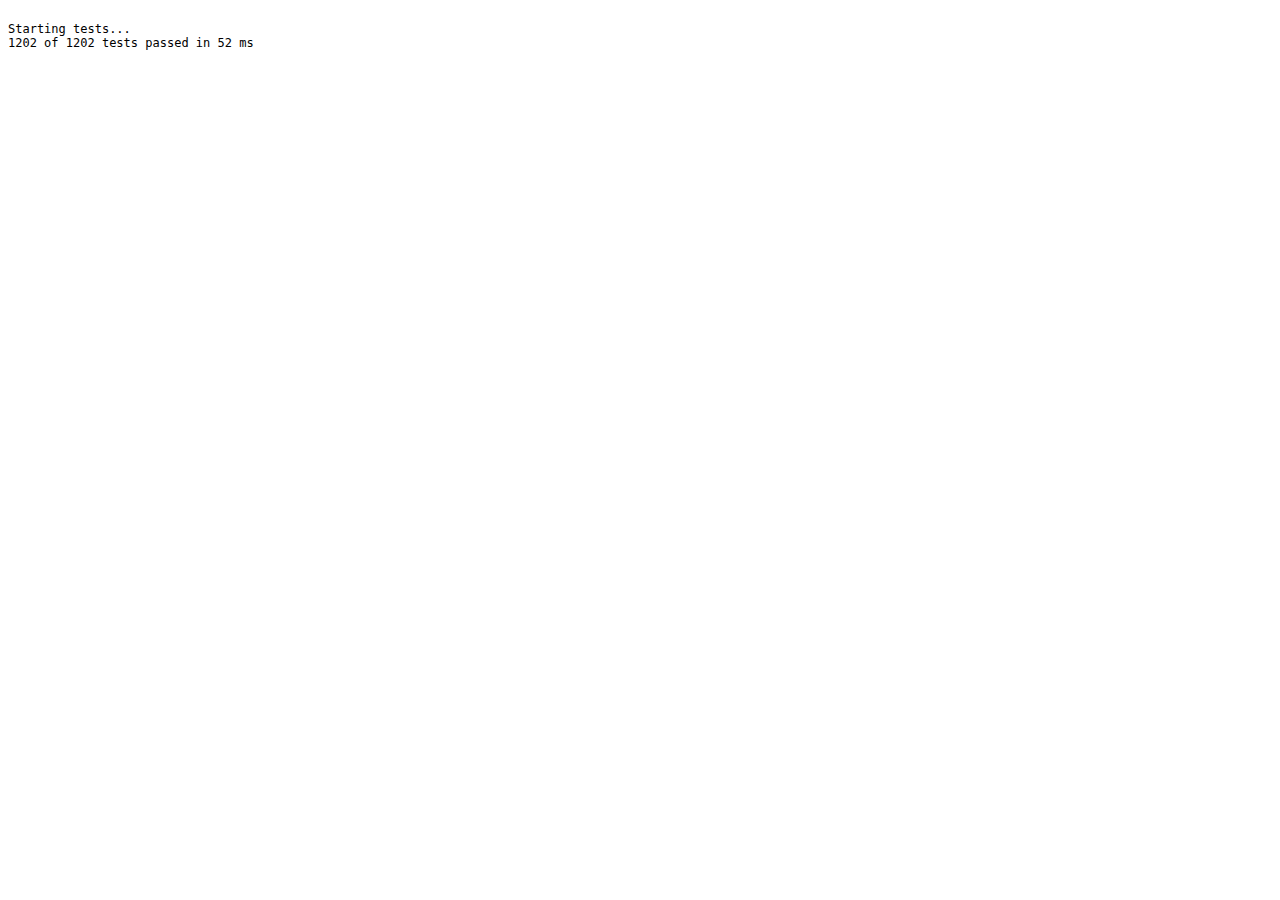
<file: node_modules/bignumber.js/test/browser/quick-test.html>
<!DOCTYPE html>
<html lang='en'>
<head>
  <meta charset='utf-8' />
  <title>Testing bignumber.js</title>
  <style> body {font-family: monospace; font-size: 12px; line-height: 14px;}</style>
  <script src='../../bignumber.js'></script>
</head>
<body>
  <script src='../quick-test.js'></script>
</body>
</html>
</file>
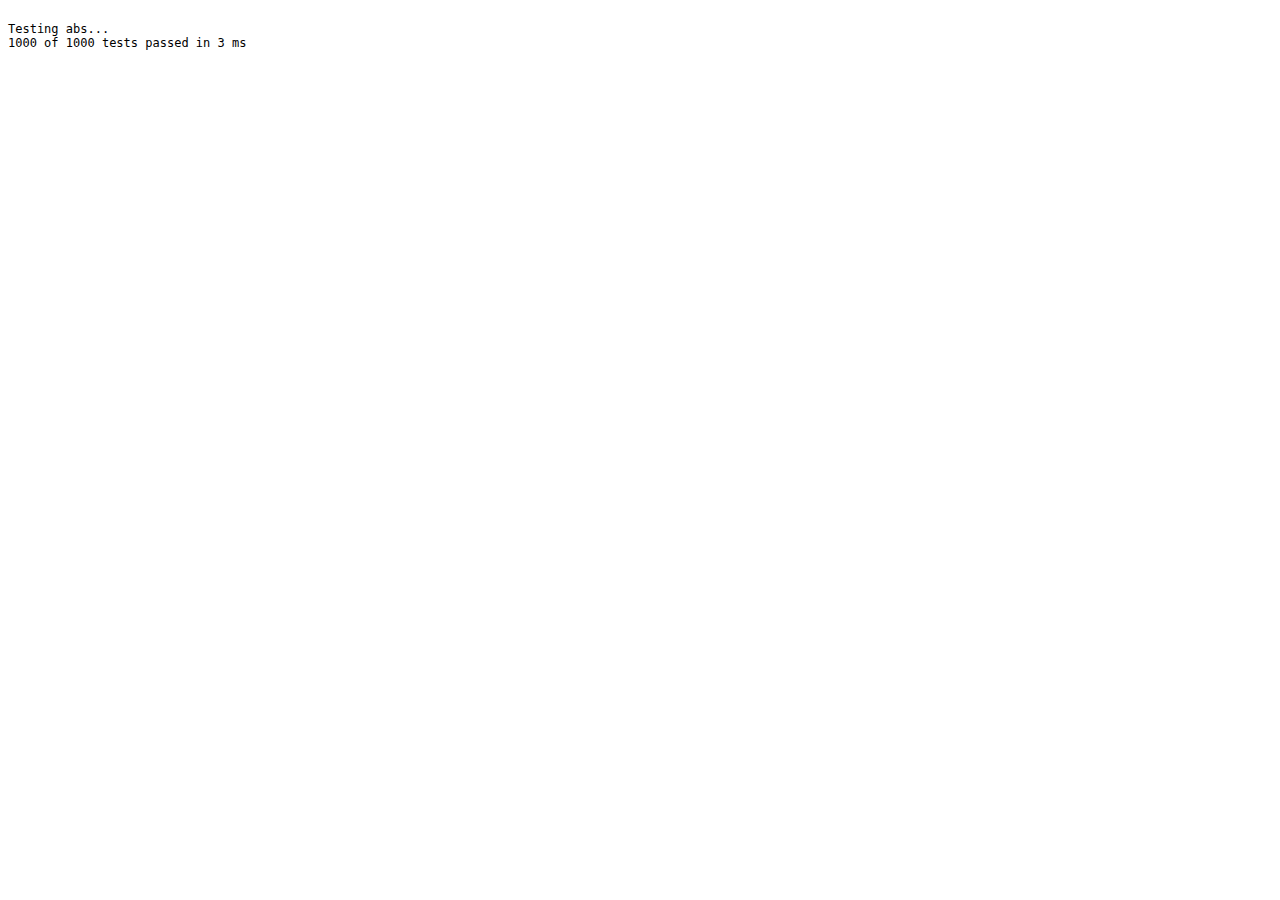
<file: node_modules/bignumber.js/test/browser/single-test.html>
<!DOCTYPE html>
<html lang='en'>
<head>
  <meta charset='utf-8' />
  <title>Testing bignumber.js</title>
  <style> body {font-family: monospace; font-size: 12px; line-height: 14px;}</style>
  <script src='../../bignumber.js'></script>
</head>
<body>
  <script src='../abs.js'></script>
  <!-- <script src='../base-in.js'></script>       -->
  <!-- <script src='../base-out.js'></script>      -->
  <!-- <script src='../ceil.js'></script>          -->
  <!-- <script src='../config.js'></script>        -->
  <!-- <script src='../cmp.js'></script>           -->
  <!-- <script src='../div.js'></script>           -->
  <!-- <script src='../floor.js'></script>         -->
  <!-- <script src='../minus.js'></script>         -->
  <!-- <script src='../mod.js'></script>           -->
  <!-- <script src='../neg.js'></script>           -->
  <!-- <script src='../others.js'></script>        -->
  <!-- <script src='../plus.js'></script>          -->
  <!-- <script src='../pow.js'></script>           -->
  <!-- <script src='../round.js'></script>         -->
  <!-- <script src='../sqrt.js'></script>          -->
  <!-- <script src='../times.js'></script>         -->
  <!-- <script src='../toExponential.js'></script> -->
  <!-- <script src='../toFixed.js'></script>       -->
  <!-- <script src='../toFraction.js'></script>    -->
  <!-- <script src='../toPrecision.js'></script>   -->
  <!-- <script src='../toString.js'></script>      -->
</body>
</html>
</file>
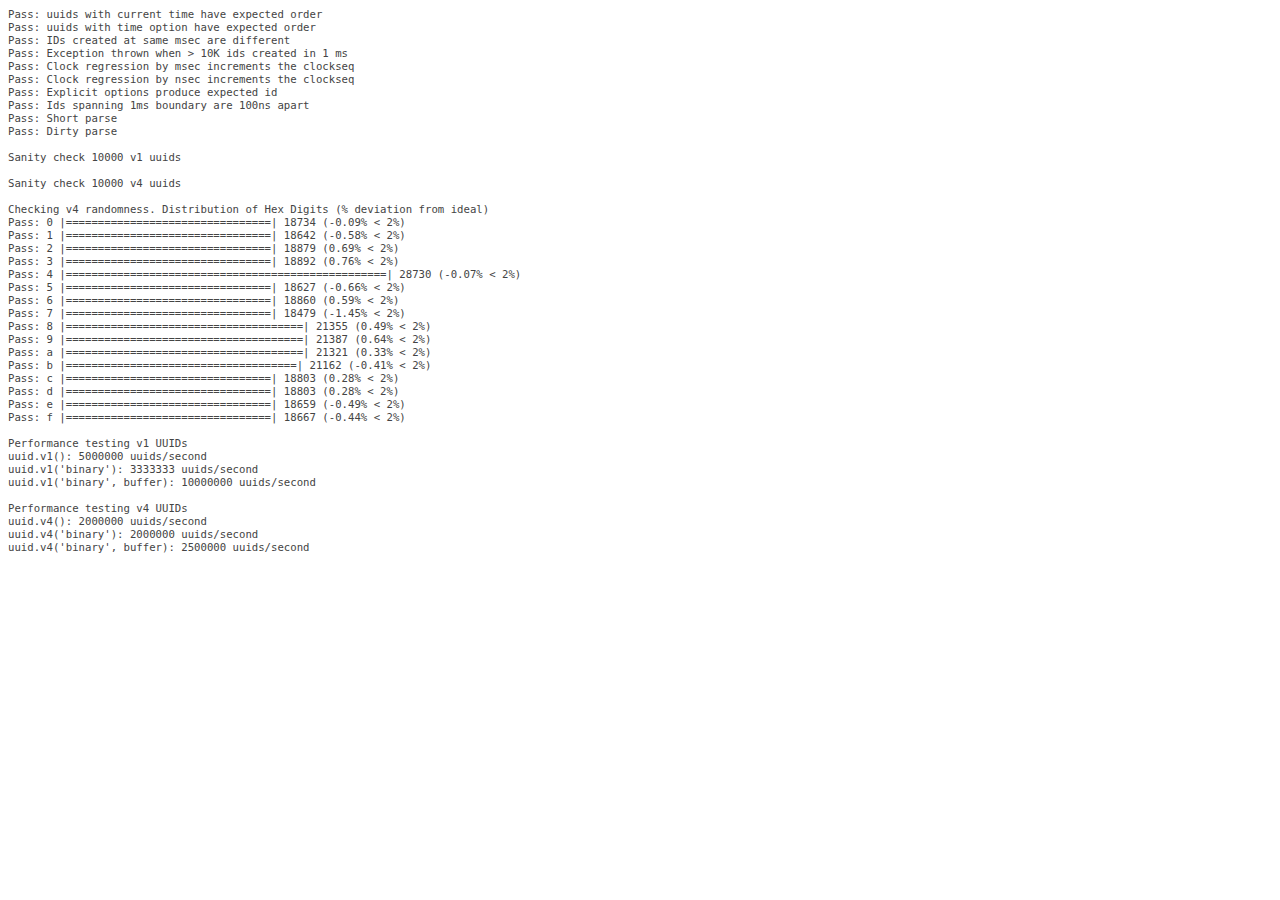
<file: node_modules/solr-client/node_modules/node-uuid/test/test.html>
<html>
  <head>
    <style>
      div {
        font-family: monospace;
        font-size: 8pt;
      }
      div.log {color: #444;}
      div.warn {color: #550;}
      div.error {color: #800; font-weight: bold;}
    </style>
    <script src="../uuid.js"></script>
  </head>
  <body>
    <script src="./test.js"></script>
  </body>
</html>
</file>
<file: public/stylesheets/style.css>
/* style.css
 * This file provides css styles.
 */

body,html {
	/*top color*/
	background-color: #3399ff; width : 100%;
	height: 100%;
	margin: 0 auto;
	font-family: "HelveticaNeue-Light", "Helvetica Neue Light", "Helvetica Neue", Helvetica, Arial, "Lucida Grande", sans-serif;
	color: #ffffff;
}

a {
	text-decoration: none;
	color: #00aed1;
}

a:hover {
	text-decoration: underline;
}

.newappIcon {
	padding-top: 10%;
	display: block;
	margin: 0 auto;
	padding-bottom: 2em;
	max-width:200px;
}

h1 {
	font-weight: bold;
	font-size: 2em;
}

.leftHalf {
	float: left;
	background-color: #26343f;
	width: 45%;
	height: 100%;
}

.rightHalf {
	float: right;
	width: 55%;
	background-color: #313f4a;
	height: 100%;
	overflow:auto;
}

.blue {
	color: #00aed1;
}


table {
	table-layout: fixed;
	width: 800px;
	margin: 0 auto;
	word-wrap: break-word;
	padding-top:10%;
}

th {
	border-bottom: 1px solid #000;
}

th, td {
	text-align: left;
	padding: 2px 20px;
}

.env-var {
	text-align: right;
	border-right: 1px solid #000;
	width: 30%;
}

pre {
	padding: 0;
	margin: 0;
}
</file>
<file: public/stylesheets/chat.css>
* {
  box-sizing: border-box;
}

body {
  /* position: relative; */
  background-color: #edeceb;
}

.title {
  color: #0000ff;
  text-align: center;
  font-weight: 100;
}

.wrapper {
  height: 520px;
  width: 520px;
  overflow: hidden;
  background-color: white;
  position: fixed;
  top: 100px;
  left: 50%;
  -webkit-transform: translateX(-50%);
          transform: translateX(-50%);
  box-shadow: 0px 3px 3px 0px rgba(50, 50, 50, 0.5);
  -webkit-transition: 0.3s ease;
  transition: 0.3s ease;
}
.wrapper .inner {
  overflow: scroll;
  height: 520px;
  padding-top: 64px;
  background: #f2f2f2;
  -ms-overflow-style: none;
  overflow: -moz-scrollbars-none;
}
.wrapper .inner::-webkit-scrollbar {
  width: 0 !important;
}
.wrapper .inner .content {
  padding: 10.66667px;
  position: relative;
  margin-bottom: 32px;
}

.nav {
  position: fixed;
  top: 0;
  left: 0;
  right: 0;
  height: 64px;
  z-index: 100;
  -webkit-transition: 0.3s ease;
  transition: 0.3s ease;
}
.nav .default-nav {
  height: 64px;
  width: 100%;
  position: absolute;
  left: 0;
  top: 0;
  z-index: 110;
  /*chatbot top color*/
  background-color: #0000ff;
  border-bottom: 3px solid #0000ff;
  color: #ffffff;
  box-shadow: 0px 3px 3px 0px rgba(50, 50, 50, 0.1);
  -webkit-transition: 0.3s ease;
  transition: 0.3s ease;
}
.nav .default-nav .main-nav {
  position: absolute;
  left: 0;
  width: 100%;
  height: 64px;
  top: 0;
  margin: 0;
  padding: 0;
  list-style: none;
  -webkit-transition: 0.3s ease;
  transition: 0.3s ease;
}
.nav .default-nav .main-nav .toggle {
  height: 50px;
  width: 50px;
  background: url(https://front-chat.mybluemix.net/images/Logo-IBM-Watson_square.png);
  background-size: contain;
  margin: 16px;
  float: left;
}
.nav .default-nav .main-nav .toggle:hover {
  cursor: pointer;
}
.nav .default-nav .main-nav .options {
  height: 32px;
  width: 32px;
  background: url(https://s3-us-west-2.amazonaws.com/s.cdpn.io/104946/ic_more_vert_white_48dp.png);
  background-size: contain;
  margin: 16px;
  position: absolute;
  right: 0;
}
.nav .default-nav .main-nav .options:hover {
  cursor: pointer;
}
.nav .default-nav .main-nav .main-nav-item {
  float: left;
  height: 64px;
  margin-right: 50px;
  position: relative;
  line-height: 64px;
  -webkit-transition: 0.3s ease;
  transition: 0.3s ease;
}
.nav .default-nav .main-nav .main-nav-item .main-nav-item-link {
  display: block;
  position: relative;
  height: 64px;
  width: 100%;
  text-align: center;
  line-height: 64px;
  text-decoration: none;
  color: inherit;
  -webkit-transition: 0.3s ease;
  transition: 0.3s ease;
}

.bottom {
  position: fixed;
  bottom: 0;
  left: 0;
  right: 0;
  height: 64px;
  background: #ffffff;
  box-shadow: 0px -3px 3px 0px rgba(50, 50, 50, 0.1);
}
.bottom .input {
  height: 64px;
  background: #ffffff;
  border: none;
  width: calc(100% - 64px);
  position: absolute;
  left: 0;
  top: 0;
  padding: 0 5%;
  resize: none;
  overflow: scroll;
  padding-top: 24px;
  font-weight: 300;
  -ms-overflow-style: none;
  overflow: -moz-scrollbars-none;
}
.bottom .input:focus {
  outline: none;
}
.bottom .input::-webkit-scrollbar {
  width: 0 !important;
}
.bottom .send {
  position: fixed;
  height: 42.66667px;
  width: 42.66667px;
  border-radius: 50%;
  border: 0;
  /*background send button*/
  background: #0000ff;
  color: #ffffff;
  bottom: 10.66667px;
  right: 10.66667px;
}
.bottom .send:before {
  content: '';
  background: url(https://s3-us-west-2.amazonaws.com/s.cdpn.io/104946/ic_send_white_48dp.png) no-repeat center center;
  background-size: 25.6px;
  position: absolute;
  top: 0;
  left: 0;
  right: 0;
  bottom: 0;
}
.bottom .send:focus {
  outline: none;
}
.bottom .send:hover {
  cursor: pointer;
}

.message-wrapper {
  position: relative;
  overflow: hidden;
  width: 100%;
  margin: 10.66667px 0;
  padding: 10.66667px 0;
}
.message-wrapper .circle-wrapper {
  height: 42.66667px;
  width: 42.66667px;
  border-radius: 50%;
}
.message-wrapper .text-wrapper {
  padding: 10.66667px;
  min-height: 42.66667px;
  width: 60%;
  margin: 0 10.66667px;
  box-shadow: 0px 1px 0px 0px rgba(50, 50, 50, 0.3);
  border-radius: 2px;
  font-weight: 300;
  position: relative;
  /* word-break: break-all; */
  opacity: 0;
}
.message-wrapper .text-wrapper:before {
  content: '';
  width: 0;
  height: 0;
  border-style: solid;
}

.message-wrapper.them .circle-wrapper, .message-wrapper.them .text-wrapper {
  /*background: watson answers*/
  background: #3399ff;
  float: left;
  color: #ffffff;
}

.message-wrapper.them .circle-wrapper {
  /*background: watson answers ballon*/
  height: 32px;
  width: 32px;
  background: url(https://www.ibm.com/blogs/bluemix/wp-content/uploads/2016/10/watson_avatar.png);
  background-size: contain;
  margin: 8px;
  color: #3399ff;
}


.message-wrapper.them .text-wrapper:before {
  border-width: 0 10px 10px 0;
  /*background: watson answers detail*/
  border-color: transparent #3399ff transparent transparent;
  position: absolute;
  top: 0;
  left: -9px;
}



.message-wrapper.me .circle-wrapper, .message-wrapper.me .text-wrapper {
  background: #333333;
  float: right;
  color: #333333;
}

.message-wrapper.me .circle-wrapper{
  /*background: #333333;
  color: #333333;*/
  height: 32px;
  width: 32px;
  background: url(http://images.clipartpanda.com/smiley-face-transparent-background-8673664872_47a761f1b6.jpg);
  background-size: contain;
  margin: 8px;
  float: right;
}

.message-wrapper.me .text-wrapper {
  background: #ffffff;
}

.message-wrapper.me .text-wrapper:before {
  border-width: 10px 10px 0 0;
  border-color: #ffffff transparent transparent transparent;
  position: absolute;
  top: 0;
  right: -9px;
}

@media (max-width: 560px) {
  .wrapper {
    width: 100%;
    height: 100%;
    height: 100vh;
    top: 0;
    left: 0;
    -webkit-transform: translateX(0);
            transform: translateX(0);
  }
  .wrapper .inner {
    height: 100%;
    height: 100vh;
  }
}
</file>
